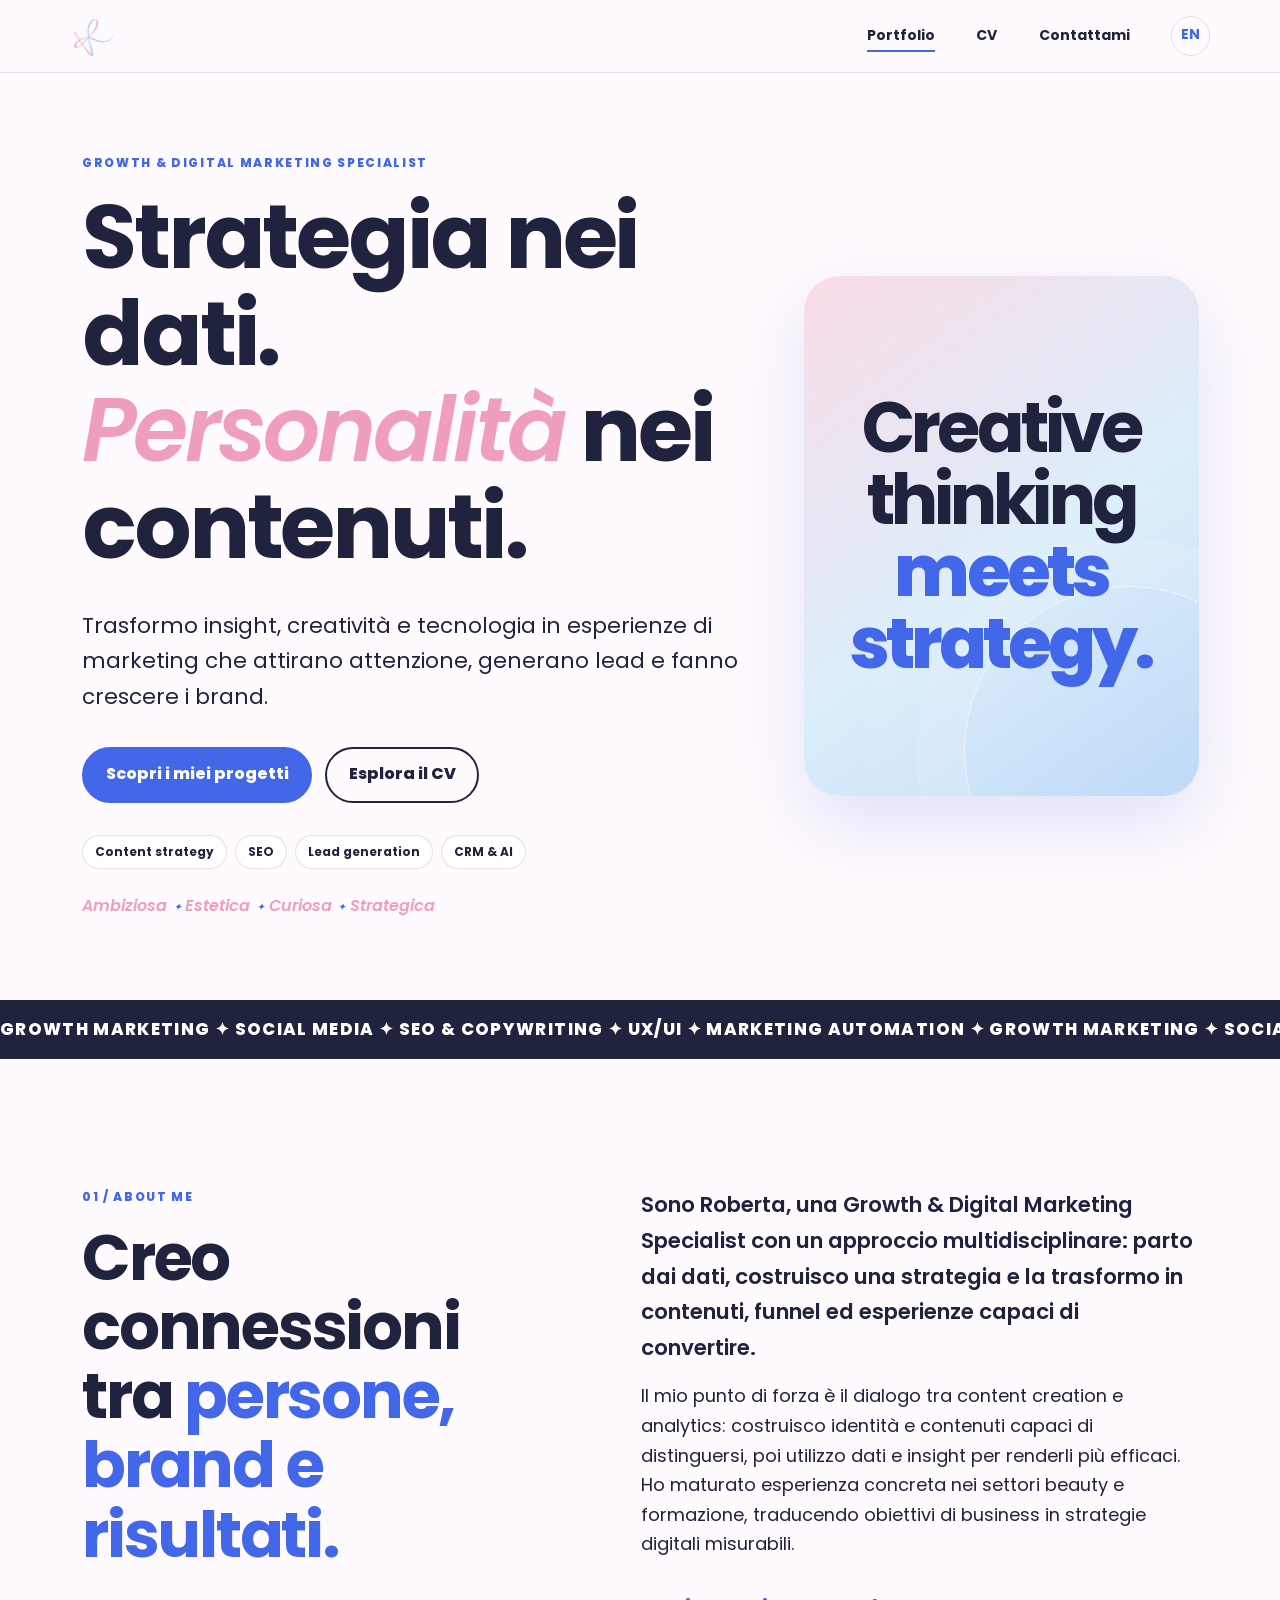
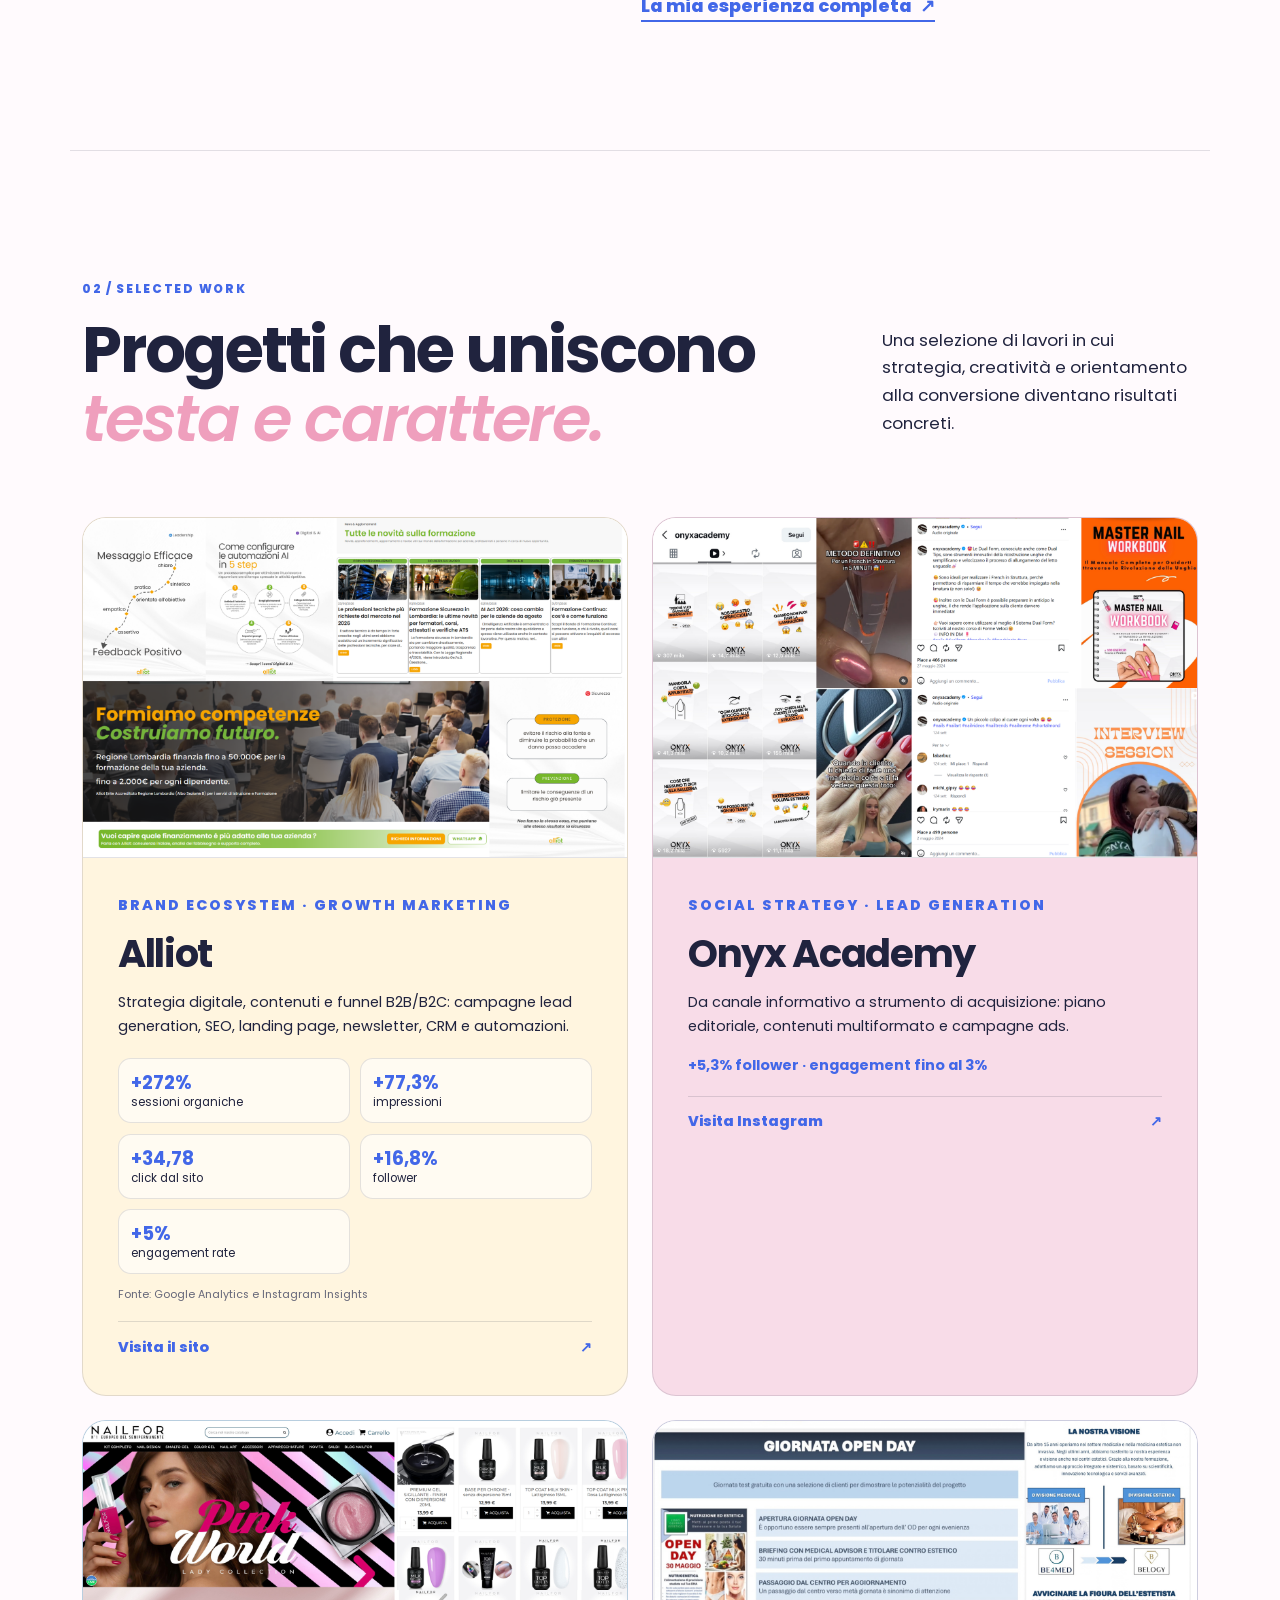
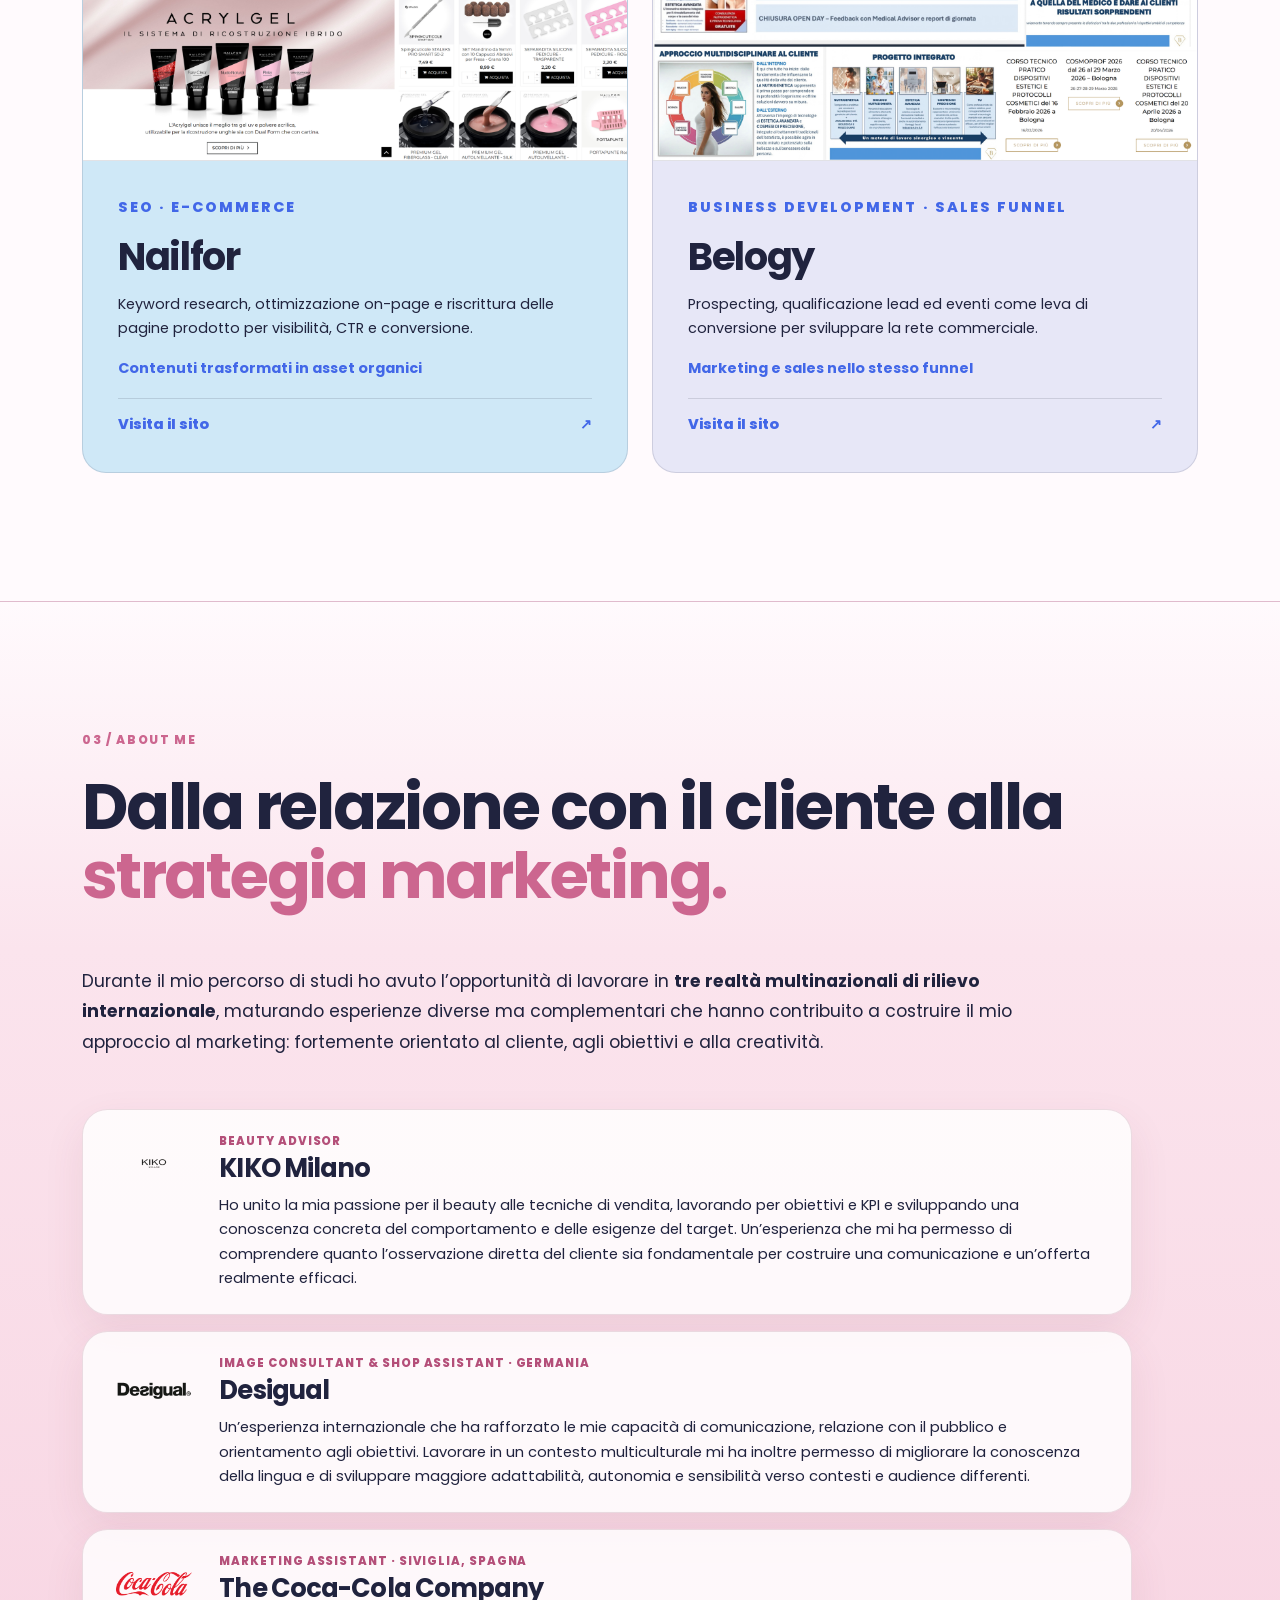
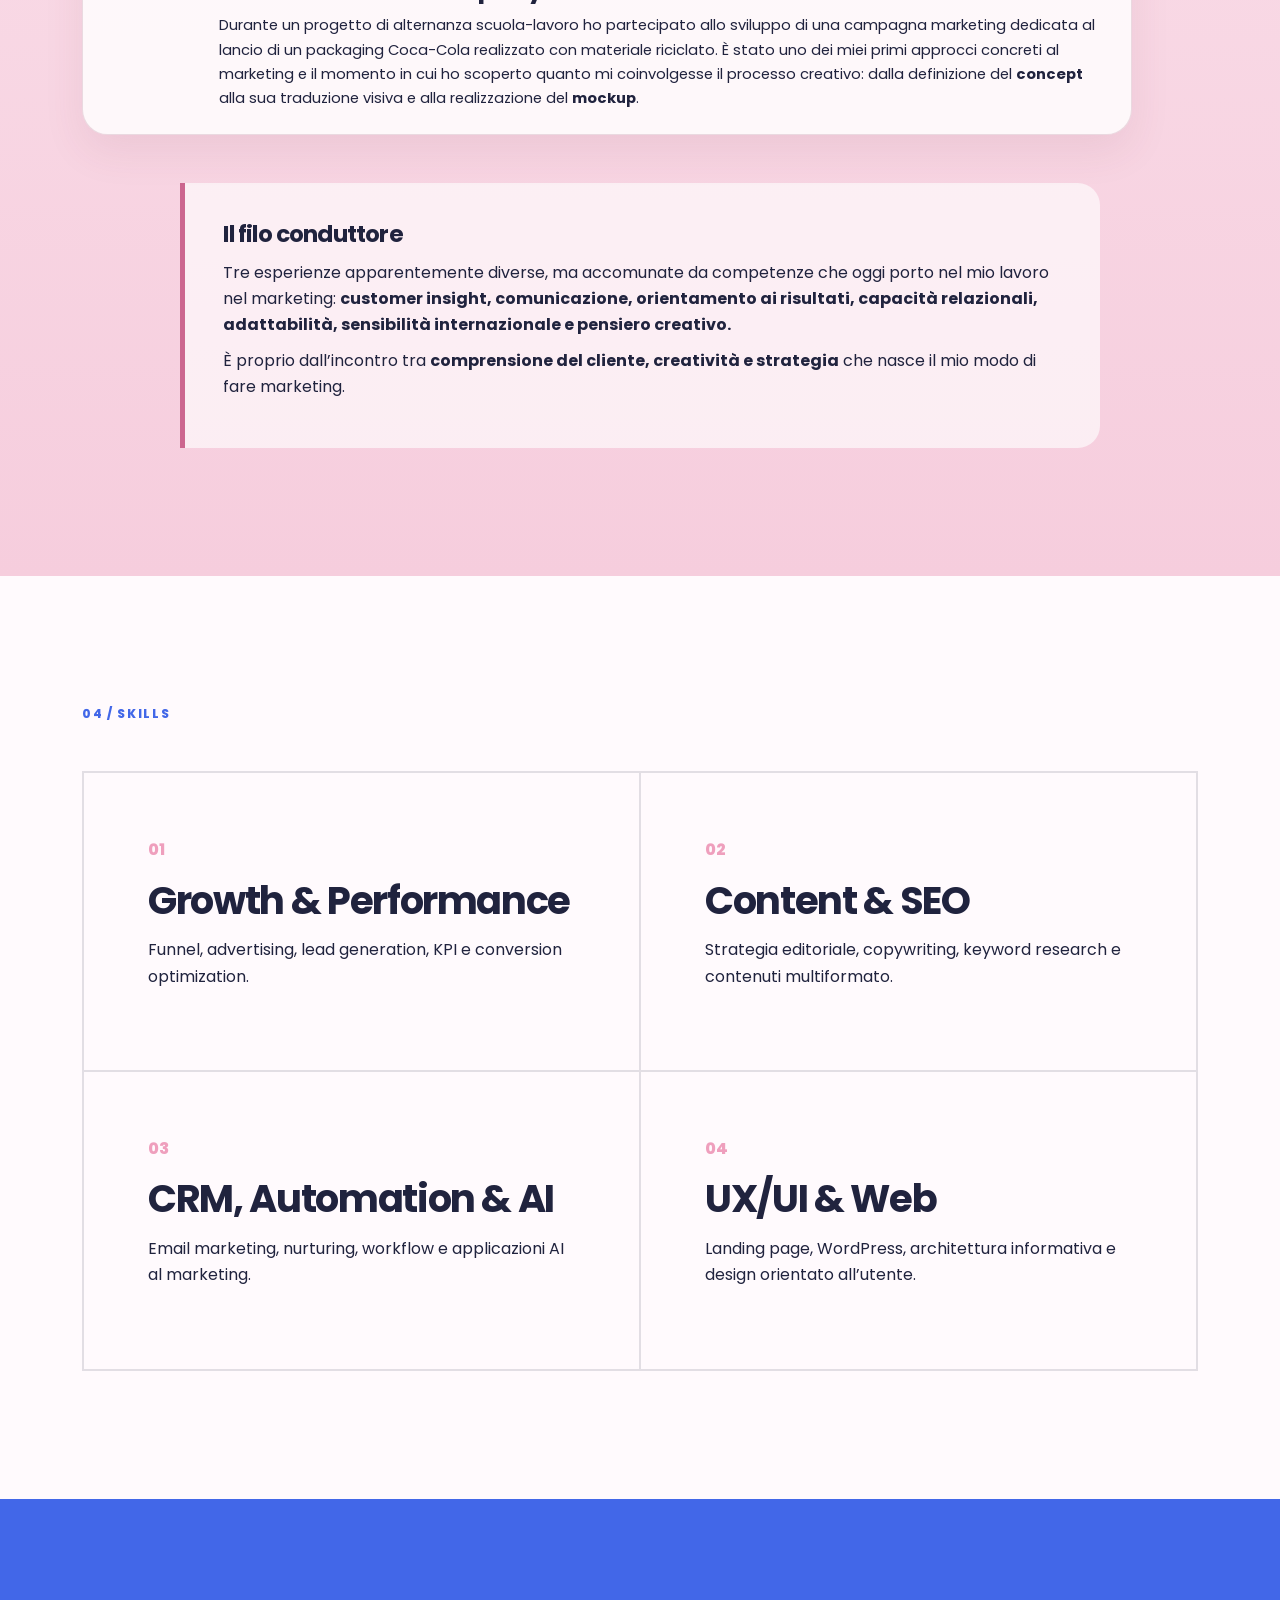
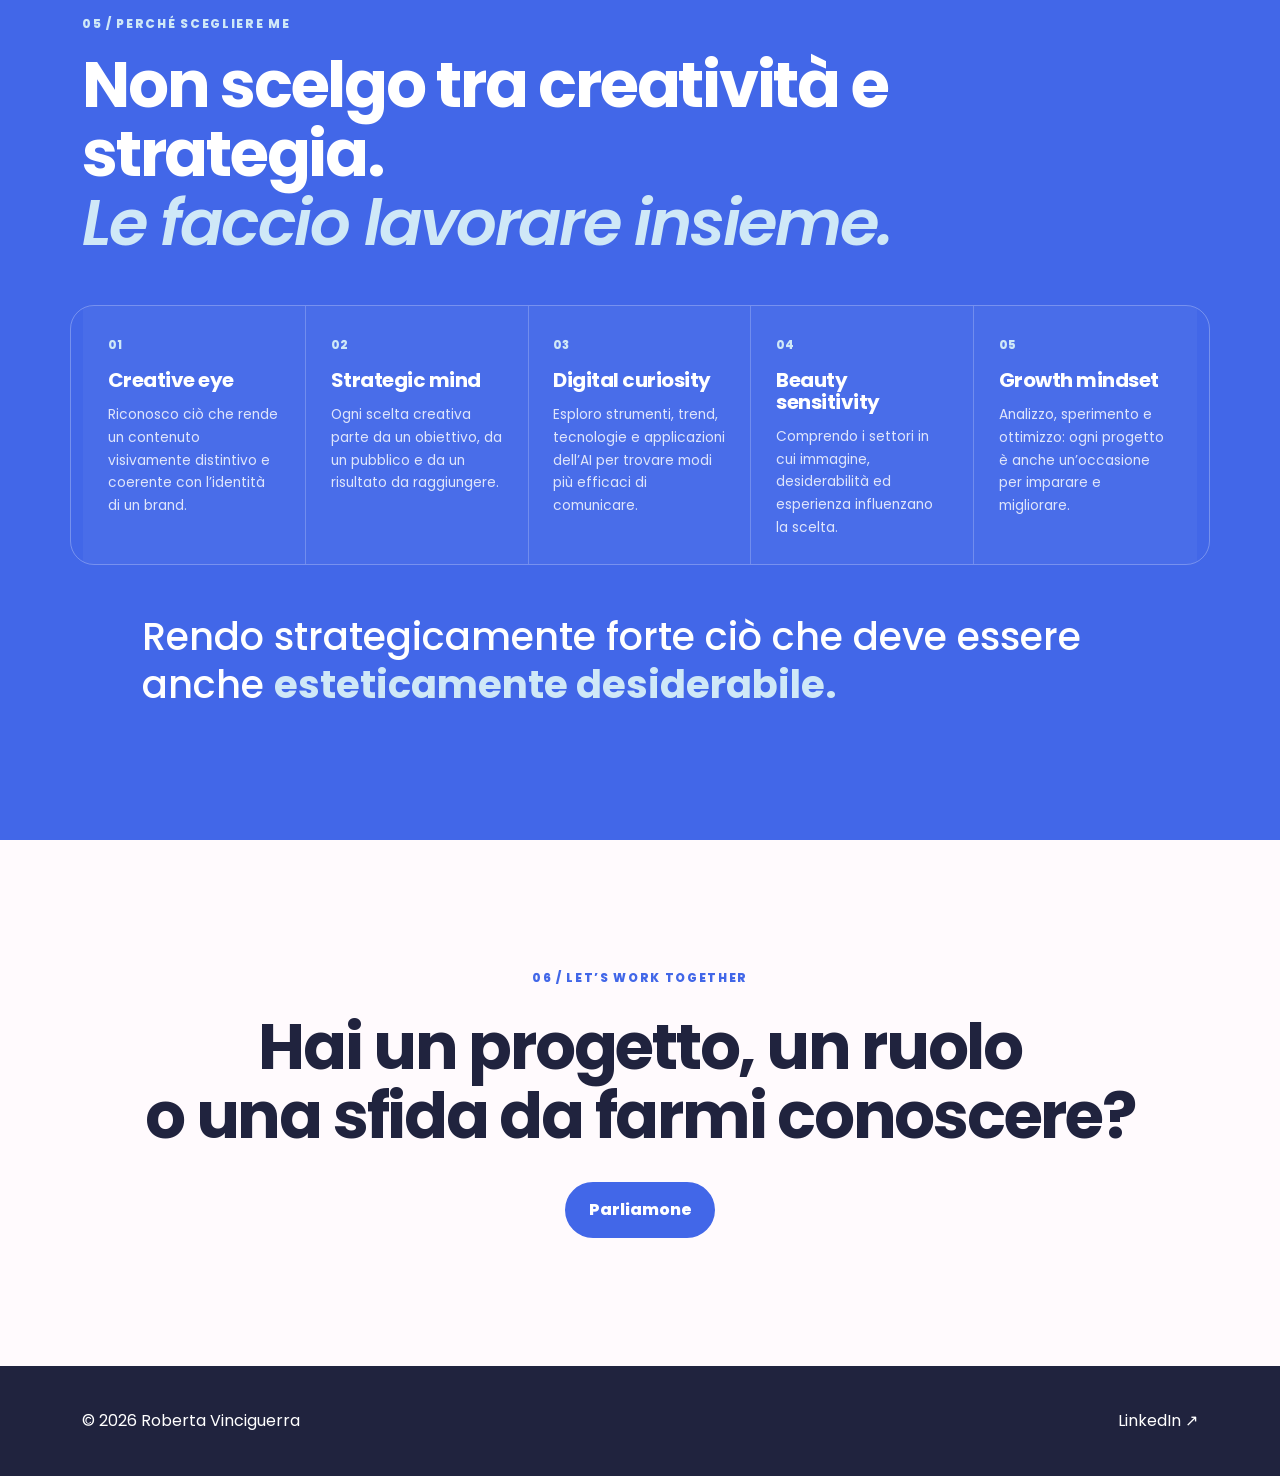
<file: index.html>
<!doctype html>
<html lang="it">
<head>
  <meta charset="utf-8">
  <meta name="viewport" content="width=device-width, initial-scale=1">
  <meta name="description" content="Portfolio di Roberta Vinciguerra, Growth & Digital Marketing Specialist: strategia, contenuti, SEO, lead generation, CRM, advertising e AI.">
  <title>Roberta Vinciguerra — Growth & Digital Marketing</title>
  <link rel="alternate" hreflang="it" href="index.html">
  <link rel="alternate" hreflang="en" href="en/index.html">
  <link rel="icon" type="image/svg+xml" href="data:image/svg+xml,%3Csvg xmlns='http://www.w3.org/2000/svg' viewBox='0 0 64 64'%3E%3Crect width='64' height='64' rx='16' fill='%234267e8'/%3E%3Cpath d='M17 48V16h15c9 0 15 5 15 13 0 5-3 9-8 11l10 8H37l-8-7v7H17zm12-17h4c3 0 5-2 5-4s-2-4-5-4h-4v8z' fill='%23fff'/%3E%3C/svg%3E">
  <link rel="preconnect" href="https://fonts.googleapis.com">
  <link rel="preconnect" href="https://fonts.gstatic.com" crossorigin>
  <link href="https://fonts.googleapis.com/css2?family=Poppins:ital,wght@0,400;0,500;0,600;0,700;0,800;1,600&display=swap" rel="stylesheet">
  <link href="https://cdn.jsdelivr.net/npm/bootstrap@5.3.3/dist/css/bootstrap.min.css" rel="stylesheet">
  <link rel="stylesheet" href="css/main.css">
</head>
<body>
  <header class="site-header">
    <nav class="navbar container" aria-label="Navigazione principale">
      <a class="brand brand-logo" href="index.html" aria-label="Homepage Roberta Vinciguerra" style="width:44px;height:44px"><img src="assets/rv-logo.png" alt="Logo Roberta Vinciguerra" width="44" height="44"></a>
      <div class="nav-links">
        <a class="active" href="index.html">Portfolio</a>
        <a href="cv.html">CV</a>
        <a href="contact.html">Contattami</a>
        <a class="language-link" href="en/index.html" lang="en" aria-label="View the website in English">EN</a>
      </div>
    </nav>
  </header>

  <main class="home-page">
    <section class="hero container">
      <div class="hero-copy">
        <p class="eyebrow">Growth & Digital Marketing Specialist</p>
        <h1>Strategia nei dati.<br><em>Personalità</em> nei contenuti.</h1>
        <p class="hero-text">Trasformo insight, creatività e tecnologia in esperienze di marketing che attirano attenzione, generano lead e fanno crescere i brand.</p>
        <div class="hero-actions">
          <a class="button button-primary" href="#progetti">Scopri i miei progetti</a>
          <a class="button button-ghost" href="cv.html">Esplora il CV</a>
        </div>
        <ul class="hero-tags" aria-label="Competenze principali">
          <li>Content strategy</li><li>SEO</li><li>Lead generation</li><li>CRM & AI</li>
        </ul>
        <div class="identity-words" aria-label="Ambiziosa, estetica, curiosa e strategica">
          <span>Ambiziosa</span><span>Estetica</span><span>Curiosa</span><span>Strategica</span>
        </div>
      </div>
      <div class="hero-visual hero-signature hero-statement-only" aria-label="Creative thinking meets strategy">
        <p>Creative thinking<br><strong>meets strategy.</strong></p>
      </div>
    </section>

    <section class="marquee" aria-label="Aree di specializzazione">
      <div>Growth marketing ✦ Social media ✦ SEO & copywriting ✦ UX/UI ✦ Marketing automation ✦ Growth marketing ✦ Social media ✦</div>
    </section>

    <section class="about container section-grid" id="about">
      <div>
        <p class="section-index">01 / About me</p>
        <h2>Creo connessioni tra <span>persone, brand e risultati.</span></h2>
      </div>
      <div class="about-copy">
        <p>Sono Roberta, una Growth & Digital Marketing Specialist con un approccio multidisciplinare: parto dai dati, costruisco una strategia e la trasformo in contenuti, funnel ed esperienze capaci di convertire.</p>
        <p>Il mio punto di forza è il dialogo tra content creation e analytics: costruisco identità e contenuti capaci di distinguersi, poi utilizzo dati e insight per renderli più efficaci. Ho maturato esperienza concreta nei settori beauty e formazione, traducendo obiettivi di business in strategie digitali misurabili.</p>
        <a class="text-link" href="cv.html">La mia esperienza completa <span>↗</span></a>
      </div>
    </section>

    <section class="journey-section" id="fun-facts">
      <div class="container journey-inner">
        <div class="journey-heading">
          <p class="section-index">03 / About me</p>
          <h2>Dalla relazione con il cliente alla <span>strategia marketing.</span></h2>
          <p>Durante il mio percorso di studi ho avuto l’opportunità di lavorare in <strong>tre realtà multinazionali di rilievo internazionale</strong>, maturando esperienze diverse ma complementari che hanno contribuito a costruire il mio approccio al marketing: fortemente orientato al cliente, agli obiettivi e alla creatività.</p>
        </div>
        <div class="experience-grid">
          <article><div class="company-logo"><img src="assets/logo-kiko.png" alt="Logo KIKO Milano"></div><div class="experience-copy"><p class="experience-place">Beauty Advisor</p><h3>KIKO Milano</h3><p>Ho unito la mia passione per il beauty alle tecniche di vendita, lavorando per obiettivi e KPI e sviluppando una conoscenza concreta del comportamento e delle esigenze del target. Un’esperienza che mi ha permesso di comprendere quanto l’osservazione diretta del cliente sia fondamentale per costruire una comunicazione e un’offerta realmente efficaci.</p></div></article>
          <article><div class="company-logo"><img src="assets/logo-desigual.png" alt="Logo Desigual"></div><div class="experience-copy"><p class="experience-place">Image Consultant &amp; Shop Assistant · Germania</p><h3>Desigual</h3><p>Un’esperienza internazionale che ha rafforzato le mie capacità di comunicazione, relazione con il pubblico e orientamento agli obiettivi. Lavorare in un contesto multiculturale mi ha inoltre permesso di migliorare la conoscenza della lingua e di sviluppare maggiore adattabilità, autonomia e sensibilità verso contesti e audience differenti.</p></div></article>
          <article><div class="company-logo"><img src="assets/logo-cocacola.png" alt="Logo The Coca-Cola Company"></div><div class="experience-copy"><p class="experience-place">Marketing Assistant · Siviglia, Spagna</p><h3>The Coca-Cola Company</h3><p>Durante un progetto di alternanza scuola-lavoro ho partecipato allo sviluppo di una campagna marketing dedicata al lancio di un packaging Coca-Cola realizzato con materiale riciclato. È stato uno dei miei primi approcci concreti al marketing e il momento in cui ho scoperto quanto mi coinvolgesse il processo creativo: dalla definizione del <strong>concept</strong> alla sua traduzione visiva e alla realizzazione del <strong>mockup</strong>.</p></div></article>
        </div>
        <div class="journey-thread"><h3>Il filo conduttore</h3><p>Tre esperienze apparentemente diverse, ma accomunate da competenze che oggi porto nel mio lavoro nel marketing: <strong>customer insight, comunicazione, orientamento ai risultati, capacità relazionali, adattabilità, sensibilità internazionale e pensiero creativo.</strong></p><p>È proprio dall’incontro tra <strong>comprensione del cliente, creatività e strategia</strong> che nasce il mio modo di fare marketing.</p></div>
      </div>
    </section>

    <section class="projects container" id="progetti">
      <div class="section-heading">
        <div><p class="section-index">02 / Selected work</p><h2>Progetti che uniscono<br><em>testa e carattere.</em></h2></div>
        <p>Una selezione di lavori in cui strategia, creatività e orientamento alla conversione diventano risultati concreti.</p>
      </div>

      <div class="project-grid">
        <a class="project-card card-alliot" href="https://alliot.it/" target="_blank" rel="noreferrer" aria-label="Visita il sito Alliot">
          <div class="project-cover"><img src="assets/project-alliot.png" alt="Selezione di progetti digitali e contenuti realizzati per Alliot"></div>
          <div class="card-body-custom">
            <p class="project-type">Brand ecosystem · Growth marketing</p><h3>Alliot</h3>
            <p>Strategia digitale, contenuti e funnel B2B/B2C: campagne lead generation, SEO, landing page, newsletter, CRM e automazioni.</p>
            <div class="metrics" aria-label="Risultati Alliot"><span><strong>+272%</strong> sessioni organiche</span><span><strong>+77,3%</strong> impressioni</span><span><strong>+34,78</strong> click dal sito</span><span><strong>+16,8%</strong> follower</span><span><strong>+5%</strong> engagement rate</span></div>
            <p class="metric-source">Fonte: Google Analytics e Instagram Insights</p><p class="project-link">Visita il sito <span>↗</span></p>
          </div>
        </a>
        <a class="project-card" href="https://www.instagram.com/onyxacademy/" target="_blank" rel="noreferrer" aria-label="Visita il profilo Instagram di Onyx Academy">
          <div class="project-cover"><img src="assets/project-onyx.png" alt="Selezione di contenuti social e Reel realizzati per Onyx Academy"></div>
          <div class="card-body-custom">
            <p class="project-type">Social strategy · Lead generation</p><h3>Onyx Academy</h3>
            <p>Da canale informativo a strumento di acquisizione: piano editoriale, contenuti multiformato e campagne ads.</p>
            <p class="result">+5,3% follower · engagement fino al 3%</p><p class="project-link">Visita Instagram <span>↗</span></p>
          </div>
        </a>
        <a class="project-card card-blue" href="https://www.nailfor.com/" target="_blank" rel="noreferrer" aria-label="Visita il sito Nailfor">
          <div class="project-cover"><img src="assets/project-nailfor.png" alt="Homepage, categorie e prodotti del sito Nailfor"></div>
          <div class="card-body-custom">
            <p class="project-type">SEO · E-commerce</p><h3>Nailfor</h3>
            <p>Keyword research, ottimizzazione on-page e riscrittura delle pagine prodotto per visibilità, CTR e conversione.</p>
            <p class="result">Contenuti trasformati in asset organici</p><p class="project-link">Visita il sito <span>↗</span></p>
          </div>
        </a>
        <a class="project-card card-belogy" href="https://belogy.it/" target="_blank" rel="noreferrer" aria-label="Visita il sito Belogy">
          <div class="project-cover"><img src="assets/project-belogy.png" alt="Selezione di materiali commerciali, presentazioni e pagine Belogy"></div>
          <div class="card-body-custom">
            <p class="project-type">Business development · Sales funnel</p><h3>Belogy</h3>
            <p>Prospecting, qualificazione lead ed eventi come leva di conversione per sviluppare la rete commerciale.</p>
            <p class="result">Marketing e sales nello stesso funnel</p><p class="project-link">Visita il sito <span>↗</span></p>
          </div>
        </a>
      </div>
    </section>

    <section class="skills container">
      <p class="section-index">04 / Skills</p>
      <div class="skills-grid">
        <article><span>01</span><h3>Growth & Performance</h3><p>Funnel, advertising, lead generation, KPI e conversion optimization.</p></article>
        <article><span>02</span><h3>Content & SEO</h3><p>Strategia editoriale, copywriting, keyword research e contenuti multiformato.</p></article>
        <article><span>03</span><h3>CRM, Automation & AI</h3><p>Email marketing, nurturing, workflow e applicazioni AI al marketing.</p></article>
        <article><span>04</span><h3>UX/UI & Web</h3><p>Landing page, WordPress, architettura informativa e design orientato all’utente.</p></article>
      </div>
    </section>

    <section class="personal-strip why-me">
      <div class="container why-me-intro"><p class="section-index">05 / Perché scegliere me</p><h2>Non scelgo tra creatività e strategia.<br><em>Le faccio lavorare insieme.</em></h2></div>
      <div class="container why-grid">
        <article><span>01</span><h3>Creative eye</h3><p>Riconosco ciò che rende un contenuto visivamente distintivo e coerente con l’identità di un brand.</p></article>
        <article><span>02</span><h3>Strategic mind</h3><p>Ogni scelta creativa parte da un obiettivo, da un pubblico e da un risultato da raggiungere.</p></article>
        <article><span>03</span><h3>Digital curiosity</h3><p>Esploro strumenti, trend, tecnologie e applicazioni dell’AI per trovare modi più efficaci di comunicare.</p></article>
        <article><span>04</span><h3>Beauty sensitivity</h3><p>Comprendo i settori in cui immagine, desiderabilità ed esperienza influenzano la scelta.</p></article>
        <article><span>05</span><h3>Growth mindset</h3><p>Analizzo, sperimento e ottimizzo: ogni progetto è anche un’occasione per imparare e migliorare.</p></article>
      </div>
      <p class="container why-statement">Rendo strategicamente forte ciò che deve essere anche <strong>esteticamente desiderabile.</strong></p>
    </section>

    <section class="cta container">
      <p class="section-index">06 / Let’s work together</p>
      <h2>Hai un progetto, un ruolo<br>o una sfida da farmi conoscere?</h2>
      <a class="button button-primary" href="contact.html">Parliamone</a>
    </section>
  </main>

  <footer><div class="container"><p>© 2026 Roberta Vinciguerra</p><a href="https://www.linkedin.com/in/robertavinciguerra-184694207/" target="_blank" rel="noreferrer">LinkedIn ↗</a></div></footer>
</body>
</html>
</file>
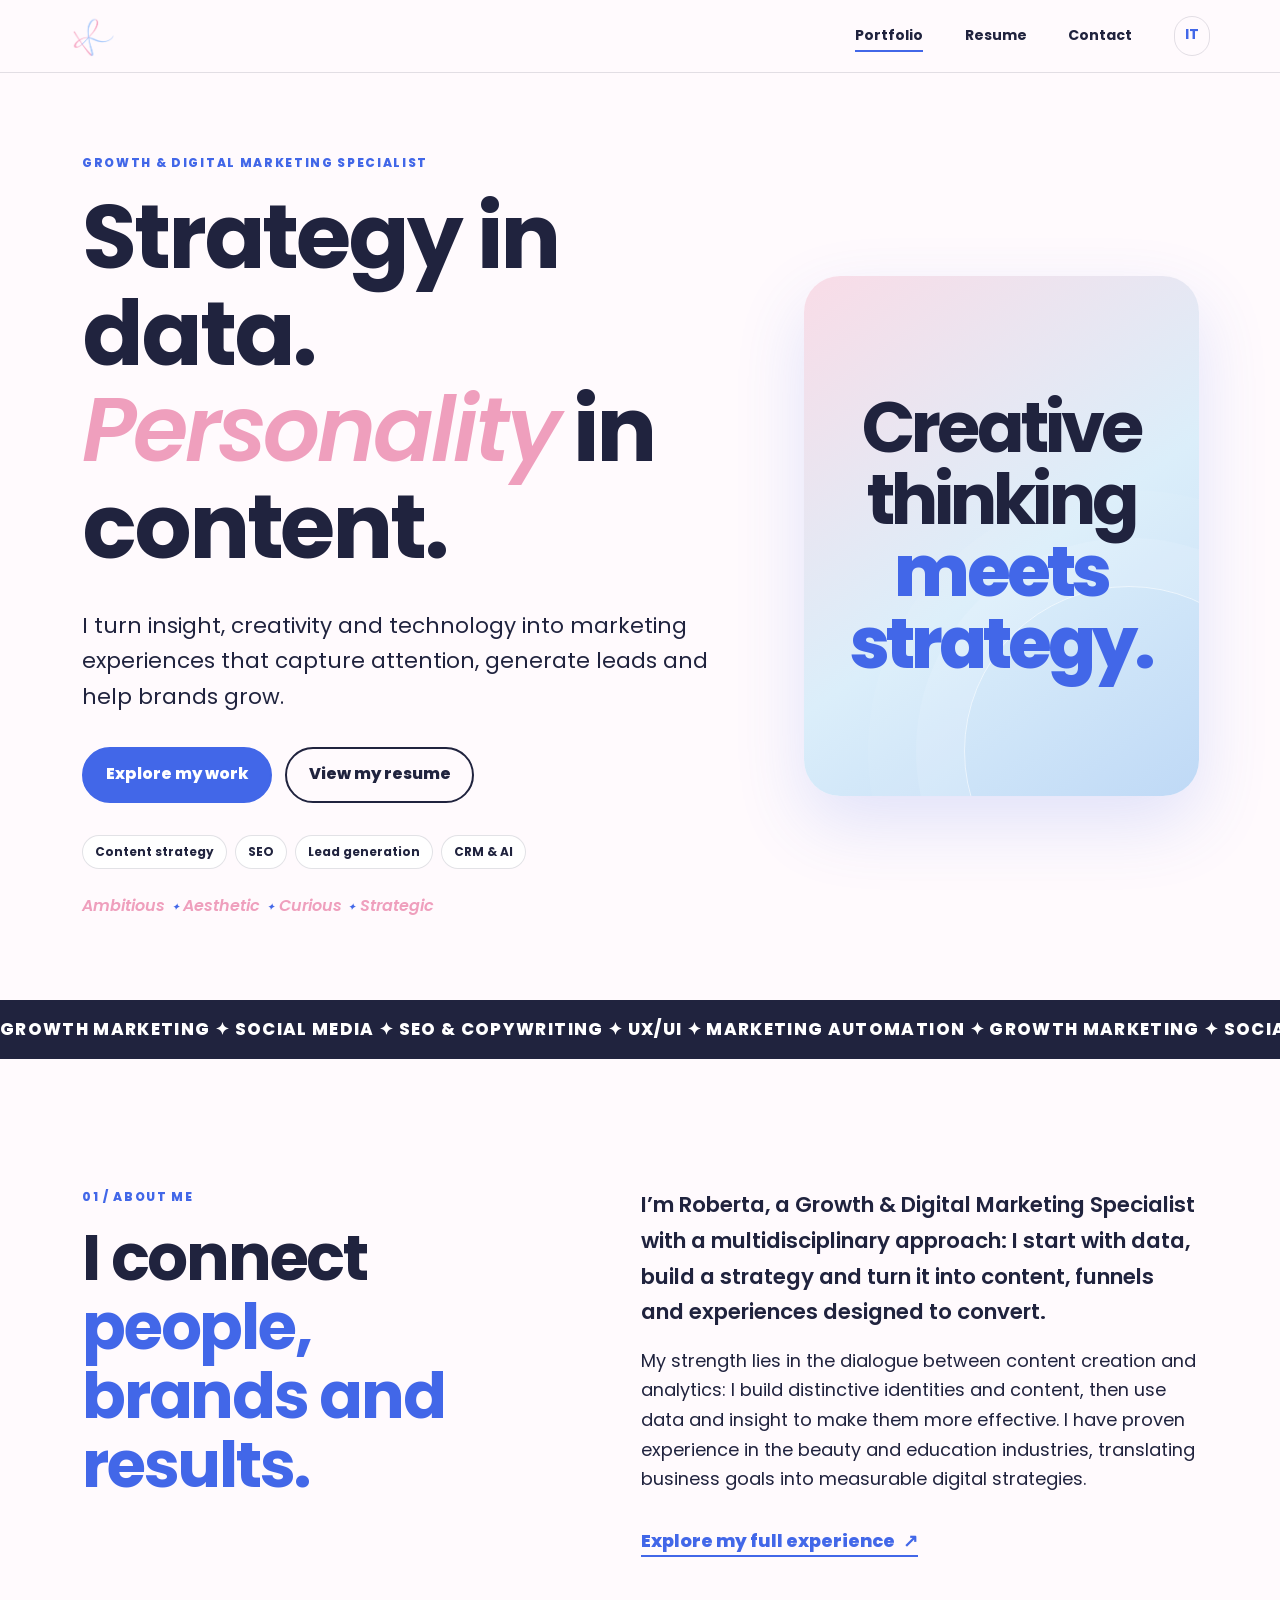
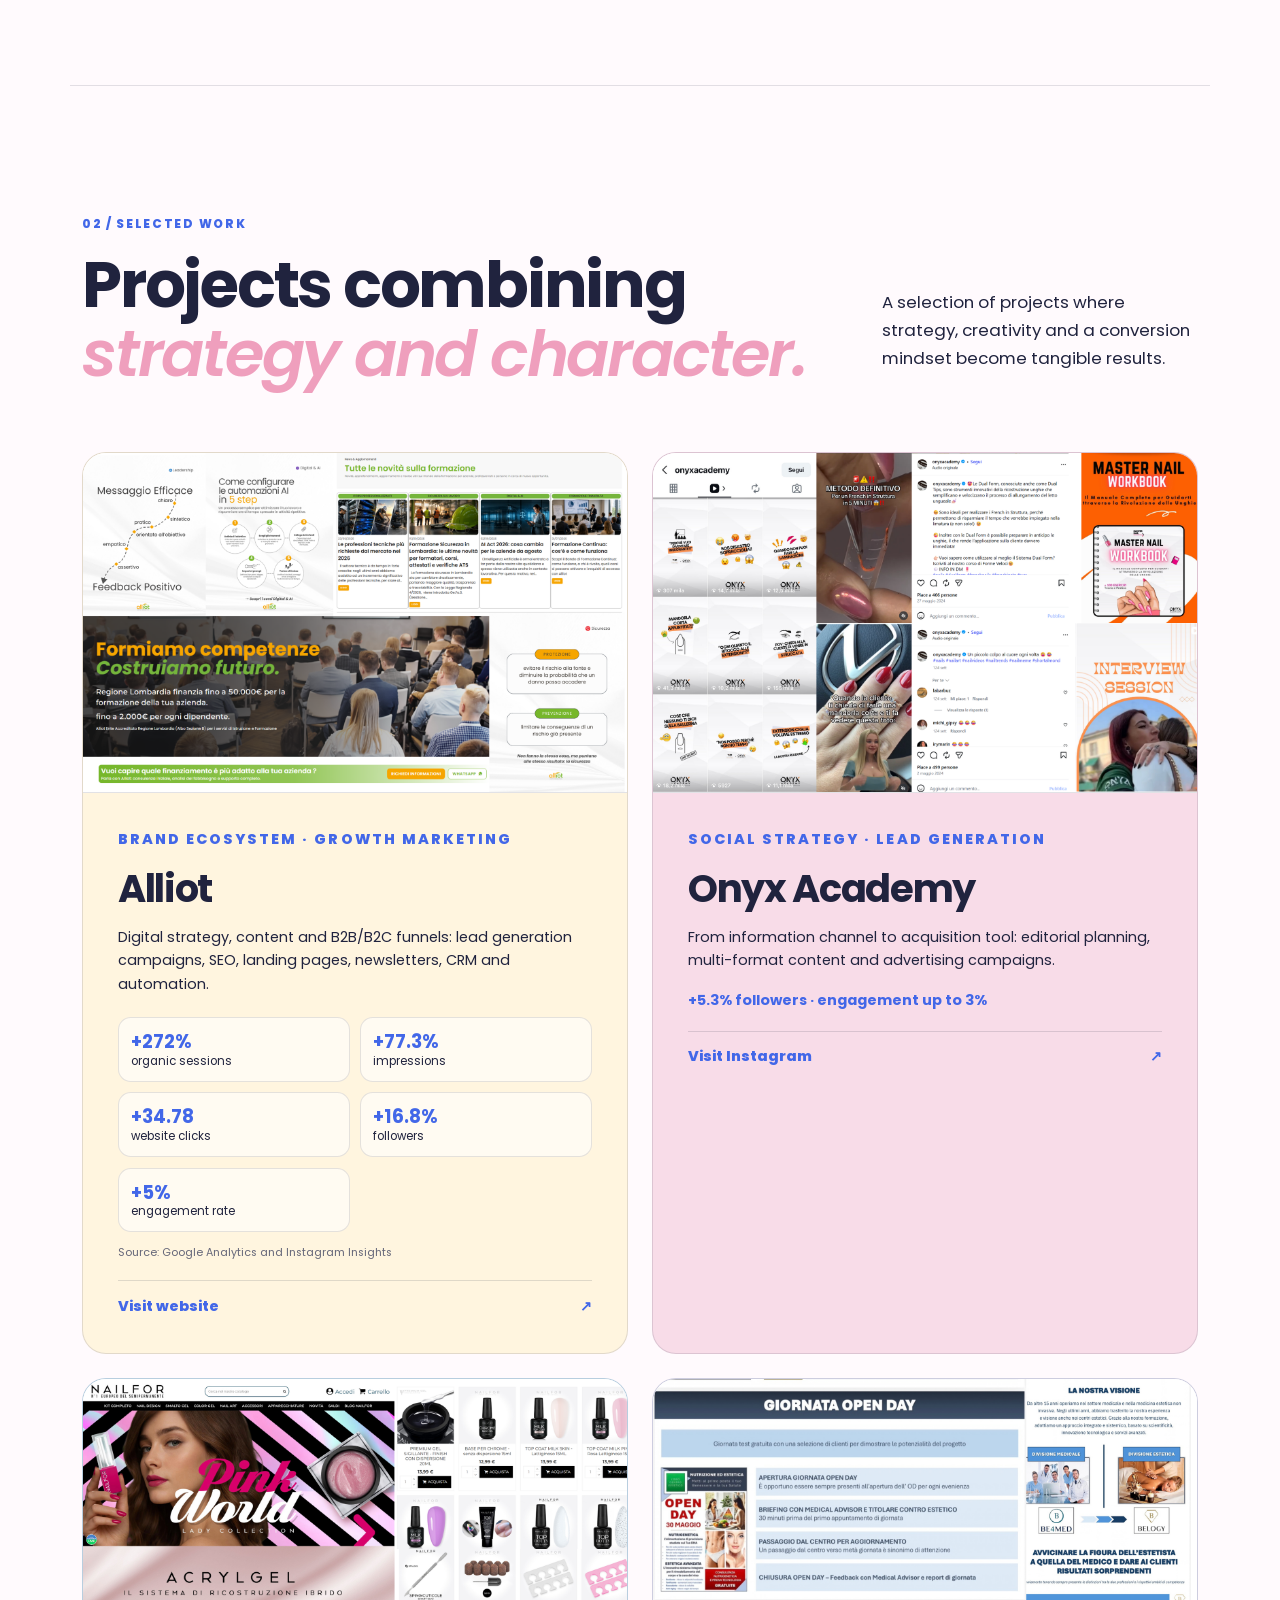
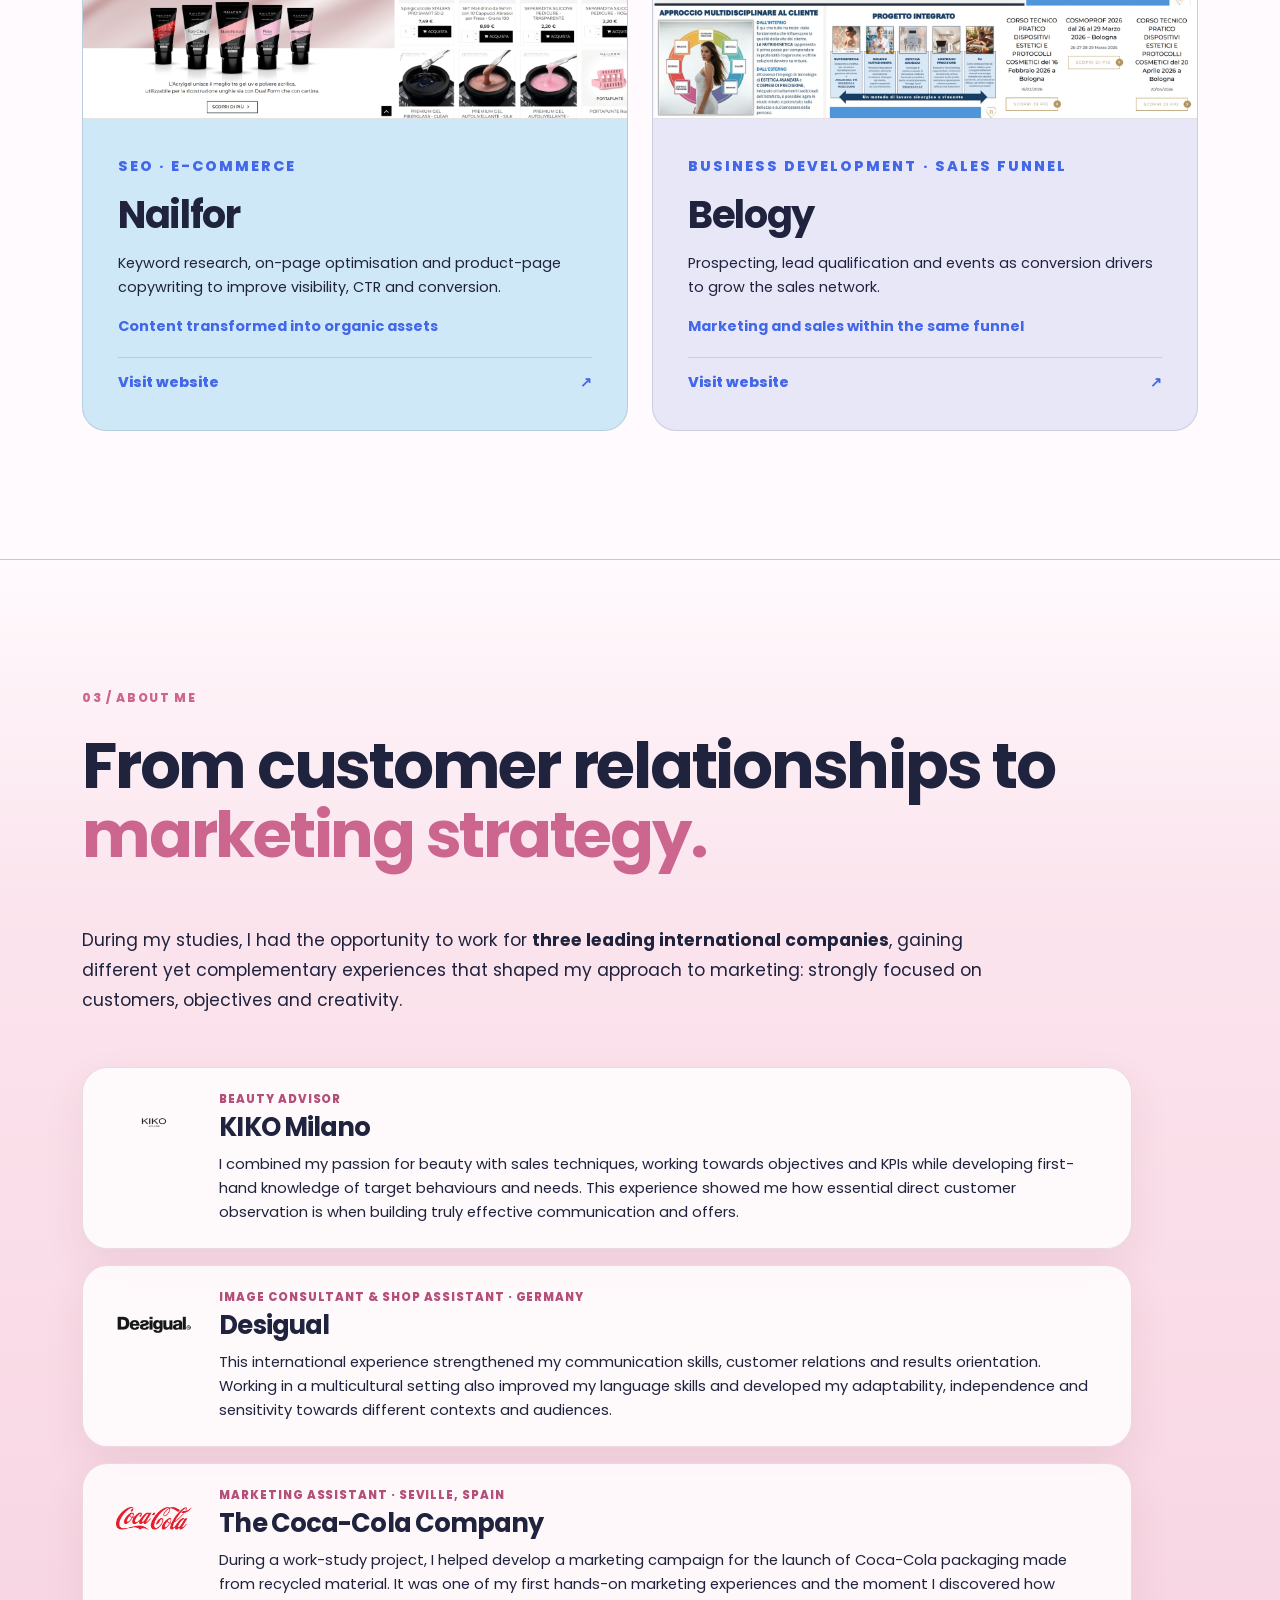
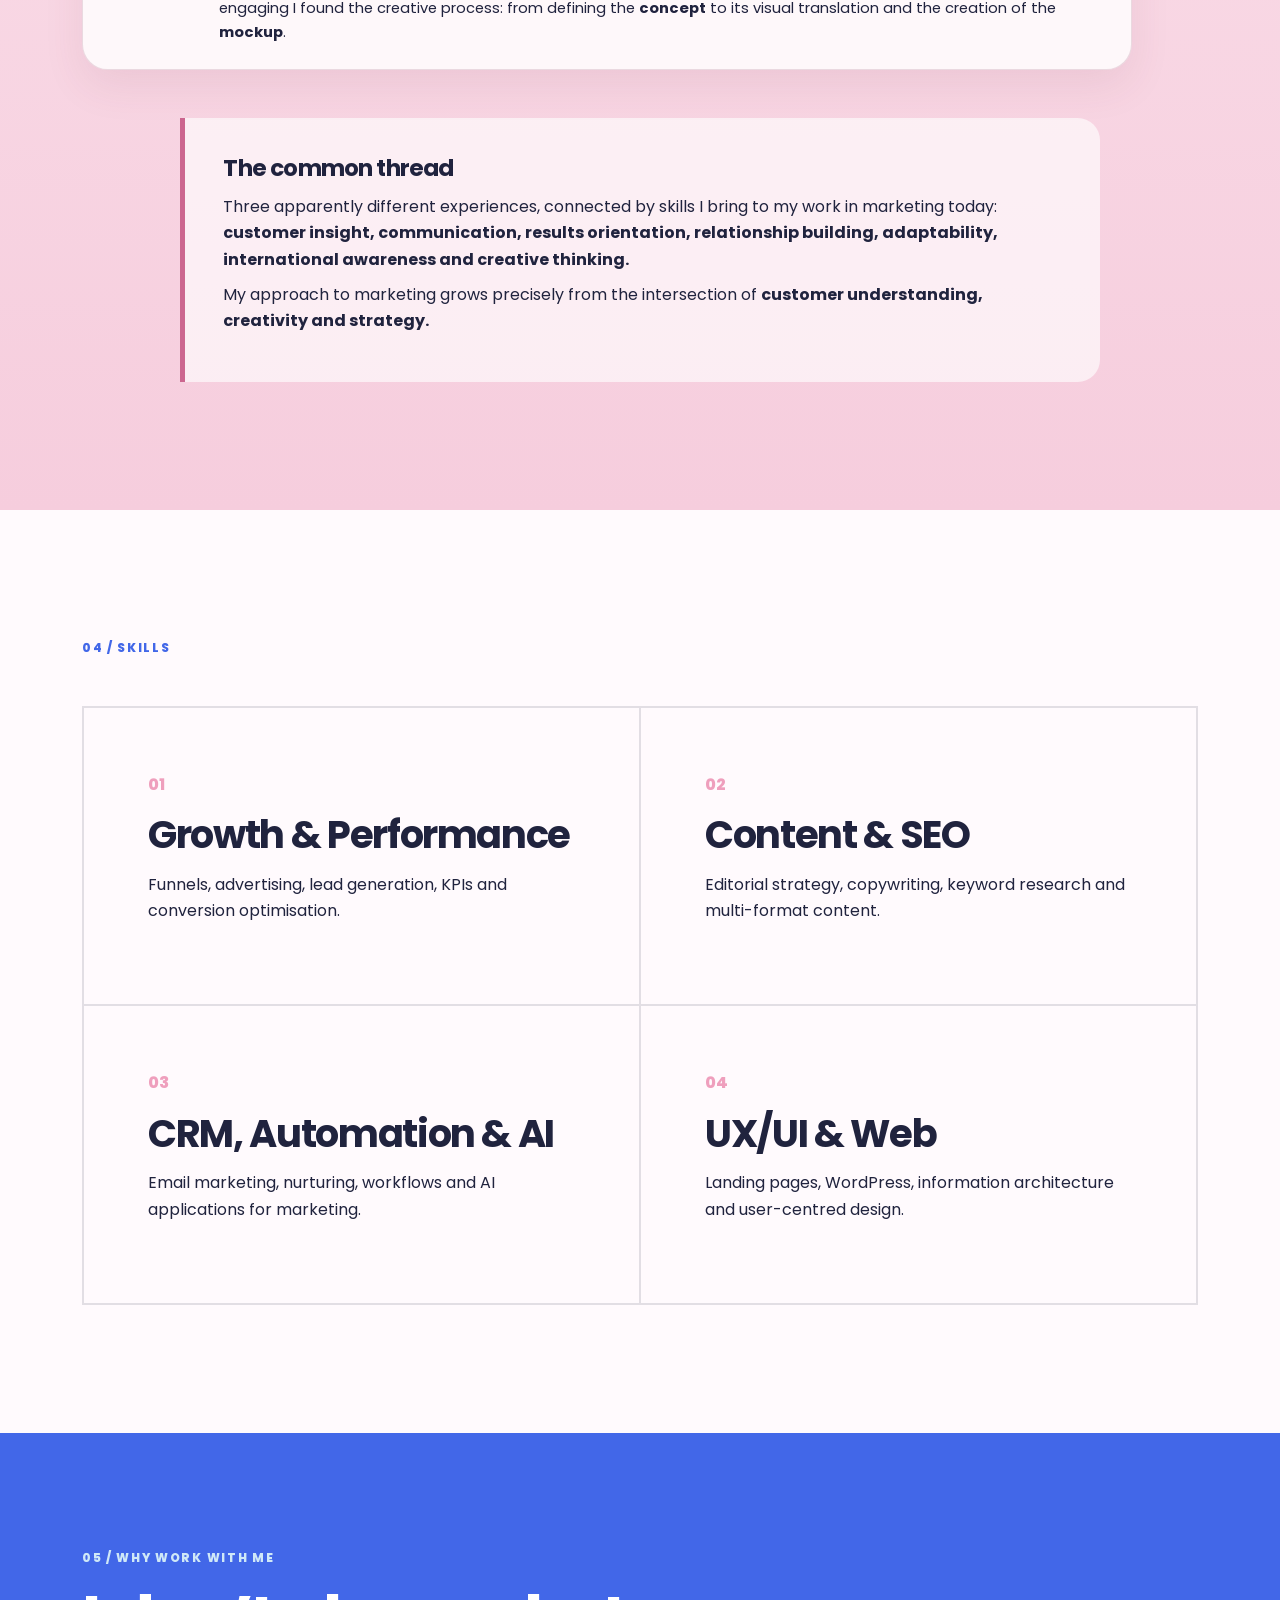
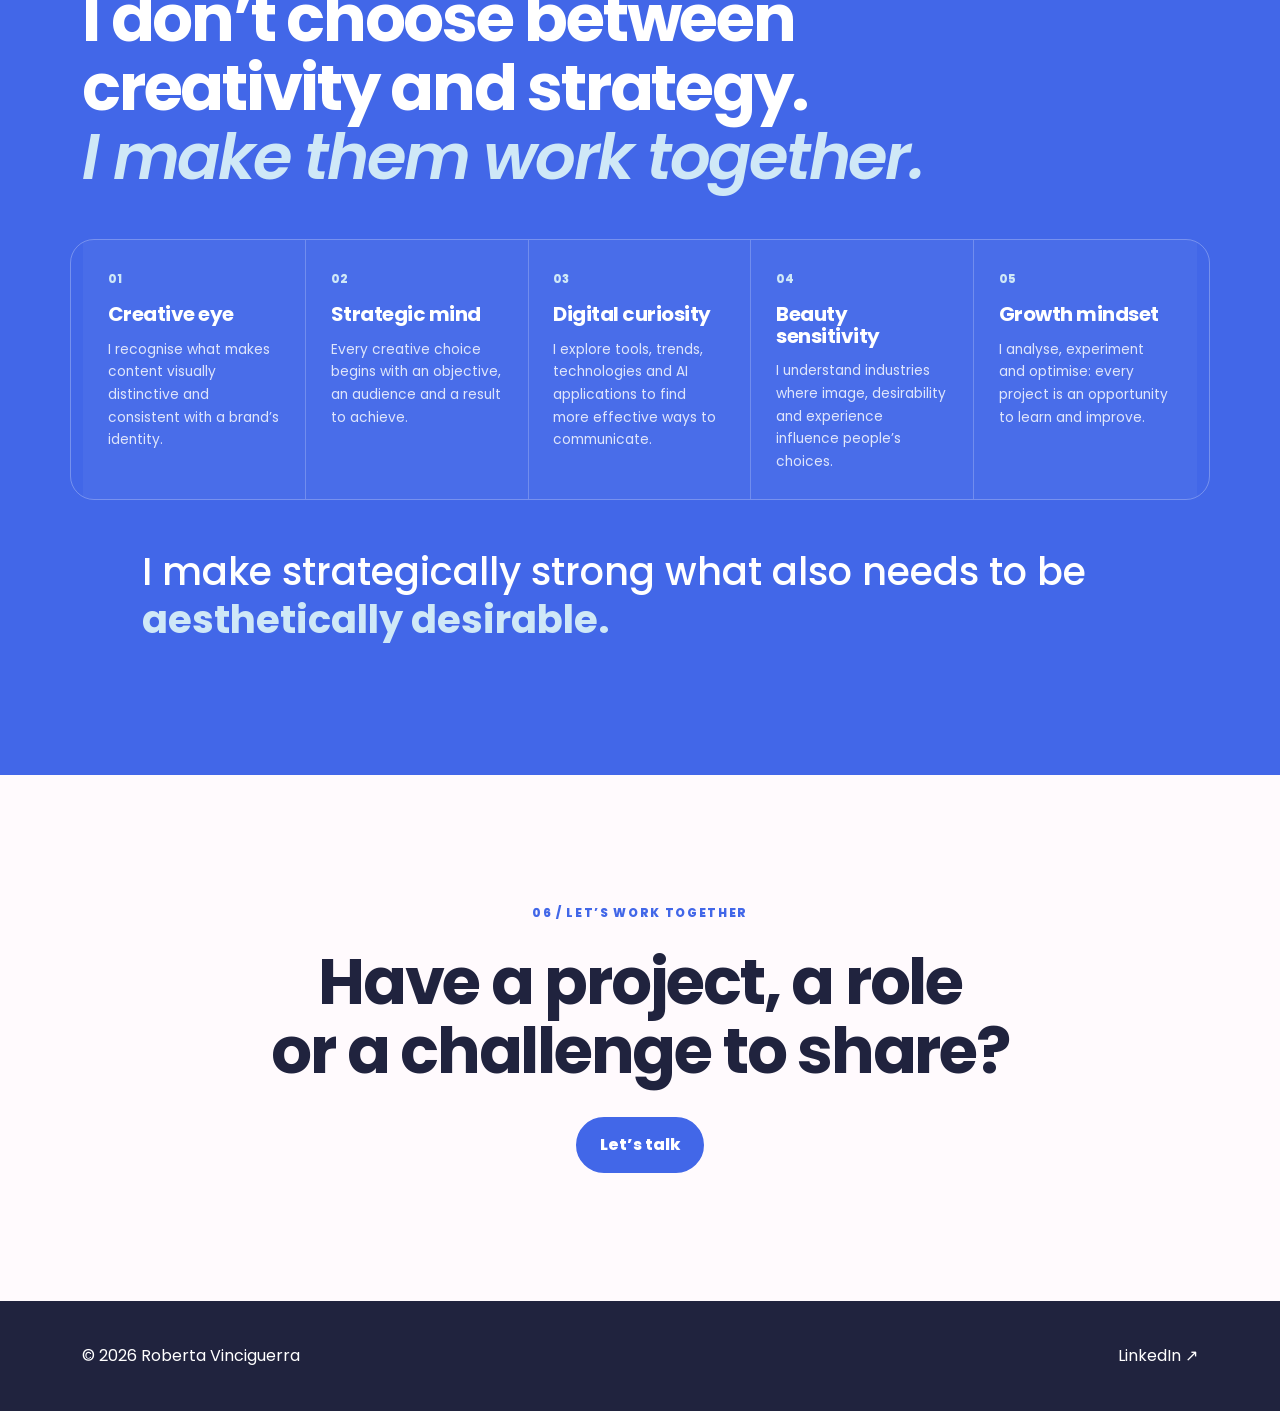
<file: en/index.html>
<!doctype html>
<html lang="en">
<head>
  <meta charset="utf-8">
  <meta name="viewport" content="width=device-width, initial-scale=1">
  <meta name="description" content="Portfolio of Roberta Vinciguerra, Growth & Digital Marketing Specialist: strategy, content, SEO, lead generation, CRM, advertising and AI.">
  <title>Roberta Vinciguerra — Growth & Digital Marketing</title>
  <link rel="alternate" hreflang="en" href="index.html">
  <link rel="alternate" hreflang="it" href="../index.html">
  <link rel="icon" type="image/svg+xml" href="data:image/svg+xml,%3Csvg xmlns='http://www.w3.org/2000/svg' viewBox='0 0 64 64'%3E%3Crect width='64' height='64' rx='16' fill='%234267e8'/%3E%3Cpath d='M17 48V16h15c9 0 15 5 15 13 0 5-3 9-8 11l10 8H37l-8-7v7H17zm12-17h4c3 0 5-2 5-4s-2-4-5-4h-4v8z' fill='%23fff'/%3E%3C/svg%3E">
  <link rel="preconnect" href="https://fonts.googleapis.com">
  <link rel="preconnect" href="https://fonts.gstatic.com" crossorigin>
  <link href="https://fonts.googleapis.com/css2?family=Poppins:ital,wght@0,400;0,500;0,600;0,700;0,800;1,600&display=swap" rel="stylesheet">
  <link href="https://cdn.jsdelivr.net/npm/bootstrap@5.3.3/dist/css/bootstrap.min.css" rel="stylesheet">
  <link rel="stylesheet" href="../css/main.css">
</head>
<body>
  <header class="site-header">
    <nav class="navbar container" aria-label="Main navigation">
      <a class="brand brand-logo" href="index.html" aria-label="Roberta Vinciguerra homepage" style="width:44px;height:44px"><img src="../assets/rv-logo.png" alt="Roberta Vinciguerra logo" width="44" height="44"></a>
      <div class="nav-links">
        <a class="active" href="index.html">Portfolio</a>
        <a href="cv.html">Resume</a>
        <a href="contact.html">Contact</a>
        <a class="language-link" href="../index.html" lang="it" aria-label="Visualizza il sito in italiano">IT</a>
      </div>
    </nav>
  </header>

  <main class="home-page">
    <section class="hero container">
      <div class="hero-copy">
        <p class="eyebrow">Growth & Digital Marketing Specialist</p>
        <h1>Strategy in data.<br><em>Personality</em> in content.</h1>
        <p class="hero-text">I turn insight, creativity and technology into marketing experiences that capture attention, generate leads and help brands grow.</p>
        <div class="hero-actions">
          <a class="button button-primary" href="#projects">Explore my work</a>
          <a class="button button-ghost" href="cv.html">View my resume</a>
        </div>
        <ul class="hero-tags" aria-label="Core skills">
          <li>Content strategy</li><li>SEO</li><li>Lead generation</li><li>CRM & AI</li>
        </ul>
        <div class="identity-words" aria-label="Ambitious, aesthetic, curious and strategic">
          <span>Ambitious</span><span>Aesthetic</span><span>Curious</span><span>Strategic</span>
        </div>
      </div>
      <div class="hero-visual hero-signature hero-statement-only" aria-label="Creative thinking meets strategy">
        <p>Creative thinking<br><strong>meets strategy.</strong></p>
      </div>
    </section>

    <section class="marquee" aria-label="Areas of expertise">
      <div>Growth marketing ✦ Social media ✦ SEO & copywriting ✦ UX/UI ✦ Marketing automation ✦ Growth marketing ✦ Social media ✦</div>
    </section>

    <section class="about container section-grid" id="about">
      <div>
        <p class="section-index">01 / About me</p>
        <h2>I connect <span>people, brands and results.</span></h2>
      </div>
      <div class="about-copy">
        <p>I’m Roberta, a Growth & Digital Marketing Specialist with a multidisciplinary approach: I start with data, build a strategy and turn it into content, funnels and experiences designed to convert.</p>
        <p>My strength lies in the dialogue between content creation and analytics: I build distinctive identities and content, then use data and insight to make them more effective. I have proven experience in the beauty and education industries, translating business goals into measurable digital strategies.</p>
        <a class="text-link" href="cv.html">Explore my full experience <span>↗</span></a>
      </div>
    </section>

    <section class="journey-section" id="fun-facts">
      <div class="container journey-inner">
        <div class="journey-heading"><p class="section-index">03 / About me</p><h2>From customer relationships to <span>marketing strategy.</span></h2><p>During my studies, I had the opportunity to work for <strong>three leading international companies</strong>, gaining different yet complementary experiences that shaped my approach to marketing: strongly focused on customers, objectives and creativity.</p></div>
        <div class="experience-grid">
          <article><div class="company-logo"><img src="../assets/logo-kiko.png" alt="KIKO Milano logo"></div><div class="experience-copy"><p class="experience-place">Beauty Advisor</p><h3>KIKO Milano</h3><p>I combined my passion for beauty with sales techniques, working towards objectives and KPIs while developing first-hand knowledge of target behaviours and needs. This experience showed me how essential direct customer observation is when building truly effective communication and offers.</p></div></article>
          <article><div class="company-logo"><img src="../assets/logo-desigual.png" alt="Desigual logo"></div><div class="experience-copy"><p class="experience-place">Image Consultant &amp; Shop Assistant · Germany</p><h3>Desigual</h3><p>This international experience strengthened my communication skills, customer relations and results orientation. Working in a multicultural setting also improved my language skills and developed my adaptability, independence and sensitivity towards different contexts and audiences.</p></div></article>
          <article><div class="company-logo"><img src="../assets/logo-cocacola.png" alt="The Coca-Cola Company logo"></div><div class="experience-copy"><p class="experience-place">Marketing Assistant · Seville, Spain</p><h3>The Coca-Cola Company</h3><p>During a work-study project, I helped develop a marketing campaign for the launch of Coca-Cola packaging made from recycled material. It was one of my first hands-on marketing experiences and the moment I discovered how engaging I found the creative process: from defining the <strong>concept</strong> to its visual translation and the creation of the <strong>mockup</strong>.</p></div></article>
        </div>
        <div class="journey-thread"><h3>The common thread</h3><p>Three apparently different experiences, connected by skills I bring to my work in marketing today: <strong>customer insight, communication, results orientation, relationship building, adaptability, international awareness and creative thinking.</strong></p><p>My approach to marketing grows precisely from the intersection of <strong>customer understanding, creativity and strategy.</strong></p></div>
      </div>
    </section>

    <section class="projects container" id="projects">
      <div class="section-heading">
        <div><p class="section-index">02 / Selected work</p><h2>Projects combining<br><em>strategy and character.</em></h2></div>
        <p>A selection of projects where strategy, creativity and a conversion mindset become tangible results.</p>
      </div>

      <div class="project-grid">
        <a class="project-card card-alliot" href="https://alliot.it/" target="_blank" rel="noreferrer" aria-label="Visit the Alliot website">
          <div class="project-cover"><img src="../assets/project-alliot.png" alt="Selection of digital projects and content created for Alliot"></div>
          <div class="card-body-custom">
            <p class="project-type">Brand ecosystem · Growth marketing</p><h3>Alliot</h3>
            <p>Digital strategy, content and B2B/B2C funnels: lead generation campaigns, SEO, landing pages, newsletters, CRM and automation.</p>
            <div class="metrics" aria-label="Alliot results"><span><strong>+272%</strong> organic sessions</span><span><strong>+77.3%</strong> impressions</span><span><strong>+34.78</strong> website clicks</span><span><strong>+16.8%</strong> followers</span><span><strong>+5%</strong> engagement rate</span></div><p class="metric-source">Source: Google Analytics and Instagram Insights</p><p class="project-link">Visit website <span>↗</span></p>
          </div>
        </a>
        <a class="project-card" href="https://www.instagram.com/onyxacademy/" target="_blank" rel="noreferrer" aria-label="Visit Onyx Academy on Instagram">
          <div class="project-cover"><img src="../assets/project-onyx.png" alt="Selection of social content and Reels created for Onyx Academy"></div>
          <div class="card-body-custom">
            <p class="project-type">Social strategy · Lead generation</p><h3>Onyx Academy</h3>
            <p>From information channel to acquisition tool: editorial planning, multi-format content and advertising campaigns.</p>
            <p class="result">+5.3% followers · engagement up to 3%</p><p class="project-link">Visit Instagram <span>↗</span></p>
          </div>
        </a>
        <a class="project-card card-blue" href="https://www.nailfor.com/" target="_blank" rel="noreferrer" aria-label="Visit the Nailfor website">
          <div class="project-cover"><img src="../assets/project-nailfor.png" alt="Nailfor homepage, categories and products"></div>
          <div class="card-body-custom">
            <p class="project-type">SEO · E-commerce</p><h3>Nailfor</h3>
            <p>Keyword research, on-page optimisation and product-page copywriting to improve visibility, CTR and conversion.</p>
            <p class="result">Content transformed into organic assets</p><p class="project-link">Visit website <span>↗</span></p>
          </div>
        </a>
        <a class="project-card card-belogy" href="https://belogy.it/" target="_blank" rel="noreferrer" aria-label="Visit the Belogy website">
          <div class="project-cover"><img src="../assets/project-belogy.png" alt="Selection of Belogy sales materials, presentations and web pages"></div>
          <div class="card-body-custom">
            <p class="project-type">Business development · Sales funnel</p><h3>Belogy</h3>
            <p>Prospecting, lead qualification and events as conversion drivers to grow the sales network.</p>
            <p class="result">Marketing and sales within the same funnel</p><p class="project-link">Visit website <span>↗</span></p>
          </div>
        </a>
      </div>
    </section>

    <section class="skills container">
      <p class="section-index">04 / Skills</p>
      <div class="skills-grid">
        <article><span>01</span><h3>Growth & Performance</h3><p>Funnels, advertising, lead generation, KPIs and conversion optimisation.</p></article>
        <article><span>02</span><h3>Content & SEO</h3><p>Editorial strategy, copywriting, keyword research and multi-format content.</p></article>
        <article><span>03</span><h3>CRM, Automation & AI</h3><p>Email marketing, nurturing, workflows and AI applications for marketing.</p></article>
        <article><span>04</span><h3>UX/UI & Web</h3><p>Landing pages, WordPress, information architecture and user-centred design.</p></article>
      </div>
    </section>

    <section class="personal-strip why-me">
      <div class="container why-me-intro"><p class="section-index">05 / Why work with me</p><h2>I don’t choose between creativity and strategy.<br><em>I make them work together.</em></h2></div>
      <div class="container why-grid">
        <article><span>01</span><h3>Creative eye</h3><p>I recognise what makes content visually distinctive and consistent with a brand’s identity.</p></article>
        <article><span>02</span><h3>Strategic mind</h3><p>Every creative choice begins with an objective, an audience and a result to achieve.</p></article>
        <article><span>03</span><h3>Digital curiosity</h3><p>I explore tools, trends, technologies and AI applications to find more effective ways to communicate.</p></article>
        <article><span>04</span><h3>Beauty sensitivity</h3><p>I understand industries where image, desirability and experience influence people’s choices.</p></article>
        <article><span>05</span><h3>Growth mindset</h3><p>I analyse, experiment and optimise: every project is an opportunity to learn and improve.</p></article>
      </div>
      <p class="container why-statement">I make strategically strong what also needs to be <strong>aesthetically desirable.</strong></p>
    </section>

    <section class="cta container">
      <p class="section-index">06 / Let’s work together</p>
      <h2>Have a project, a role<br>or a challenge to share?</h2>
      <a class="button button-primary" href="contact.html">Let’s talk</a>
    </section>
  </main>

  <footer><div class="container"><p>© 2026 Roberta Vinciguerra</p><a href="https://www.linkedin.com/in/robertavinciguerra-184694207/" target="_blank" rel="noreferrer">LinkedIn ↗</a></div></footer>
</body>
</html>
</file>
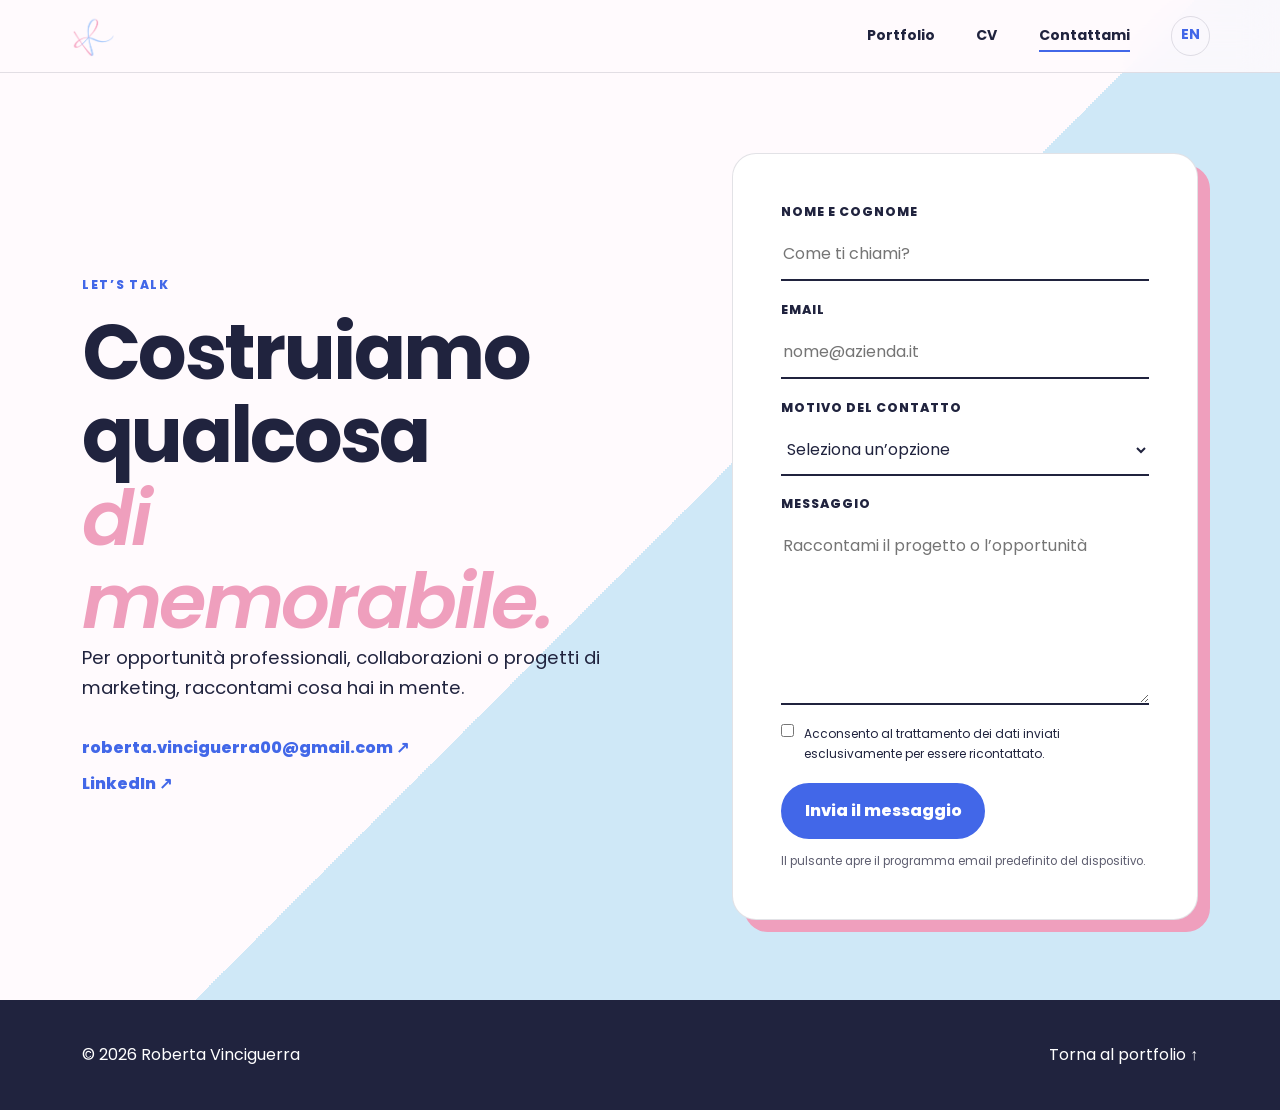
<file: contact.html>
<!doctype html>
<html lang="it">
<head>
  <meta charset="utf-8"><meta name="viewport" content="width=device-width, initial-scale=1">
  <meta name="description" content="Contatta Roberta Vinciguerra per opportunità e progetti di Growth e Digital Marketing."><title>Contattami — Roberta Vinciguerra</title>
  <link rel="alternate" hreflang="it" href="contact.html"><link rel="alternate" hreflang="en" href="en/contact.html">
  <link rel="icon" type="image/svg+xml" href="data:image/svg+xml,%3Csvg xmlns='http://www.w3.org/2000/svg' viewBox='0 0 64 64'%3E%3Crect width='64' height='64' rx='16' fill='%234267e8'/%3E%3Cpath d='M17 48V16h15c9 0 15 5 15 13 0 5-3 9-8 11l10 8H37l-8-7v7H17zm12-17h4c3 0 5-2 5-4s-2-4-5-4h-4v8z' fill='%23fff'/%3E%3C/svg%3E">
  <link rel="preconnect" href="https://fonts.googleapis.com"><link rel="preconnect" href="https://fonts.gstatic.com" crossorigin><link href="https://fonts.googleapis.com/css2?family=Poppins:ital,wght@0,400;0,500;0,600;0,700;0,800;1,600&display=swap" rel="stylesheet">
  <link href="https://cdn.jsdelivr.net/npm/bootstrap@5.3.3/dist/css/bootstrap.min.css" rel="stylesheet"><link rel="stylesheet" href="css/main.css">
</head>
<body class="contact-page">
  <header class="site-header"><nav class="navbar container" aria-label="Navigazione principale"><a class="brand brand-logo" href="index.html" aria-label="Homepage Roberta Vinciguerra" style="width:44px;height:44px"><img src="assets/rv-logo.png" alt="Logo Roberta Vinciguerra" width="44" height="44"></a><div class="nav-links"><a href="index.html">Portfolio</a><a href="cv.html">CV</a><a class="active" href="contact.html">Contattami</a><a class="language-link" href="en/contact.html" lang="en" aria-label="View the website in English">EN</a></div></nav></header>
  <main class="container contact-layout">
    <section class="contact-copy"><p class="eyebrow">Let’s talk</p><h1>Costruiamo qualcosa<br><em>di memorabile.</em></h1><p>Per opportunità professionali, collaborazioni o progetti di marketing, raccontami cosa hai in mente.</p><div class="direct-links"><a href="mailto:roberta.vinciguerra00@gmail.com">roberta.vinciguerra00@gmail.com ↗</a><a href="https://www.linkedin.com/in/robertavinciguerra-184694207/" target="_blank" rel="noreferrer">LinkedIn ↗</a></div></section>
    <form class="contact-form" action="mailto:roberta.vinciguerra00@gmail.com" method="post" enctype="text/plain">
      <div class="field"><label for="nome">Nome e cognome</label><input id="nome" name="nome" type="text" autocomplete="name" required placeholder="Come ti chiami?"></div>
      <div class="field"><label for="email">Email</label><input id="email" name="email" type="email" autocomplete="email" required placeholder="nome@azienda.it"></div>
      <div class="field"><label for="motivo">Motivo del contatto</label><select id="motivo" name="motivo" required><option value="">Seleziona un’opzione</option><option>Opportunità professionale</option><option>Collaborazione</option><option>Progetto freelance</option><option>Altro</option></select></div>
      <div class="field"><label for="messaggio">Messaggio</label><textarea id="messaggio" name="messaggio" rows="6" required placeholder="Raccontami il progetto o l’opportunità"></textarea></div>
      <label class="privacy"><input type="checkbox" required> <span>Acconsento al trattamento dei dati inviati esclusivamente per essere ricontattato.</span></label>
      <button class="button button-primary" type="submit">Invia il messaggio</button>
      <p class="form-note">Il pulsante apre il programma email predefinito del dispositivo.</p>
    </form>
  </main>
  <footer><div class="container"><p>© 2026 Roberta Vinciguerra</p><a href="index.html">Torna al portfolio ↑</a></div></footer>
</body></html>
</file>
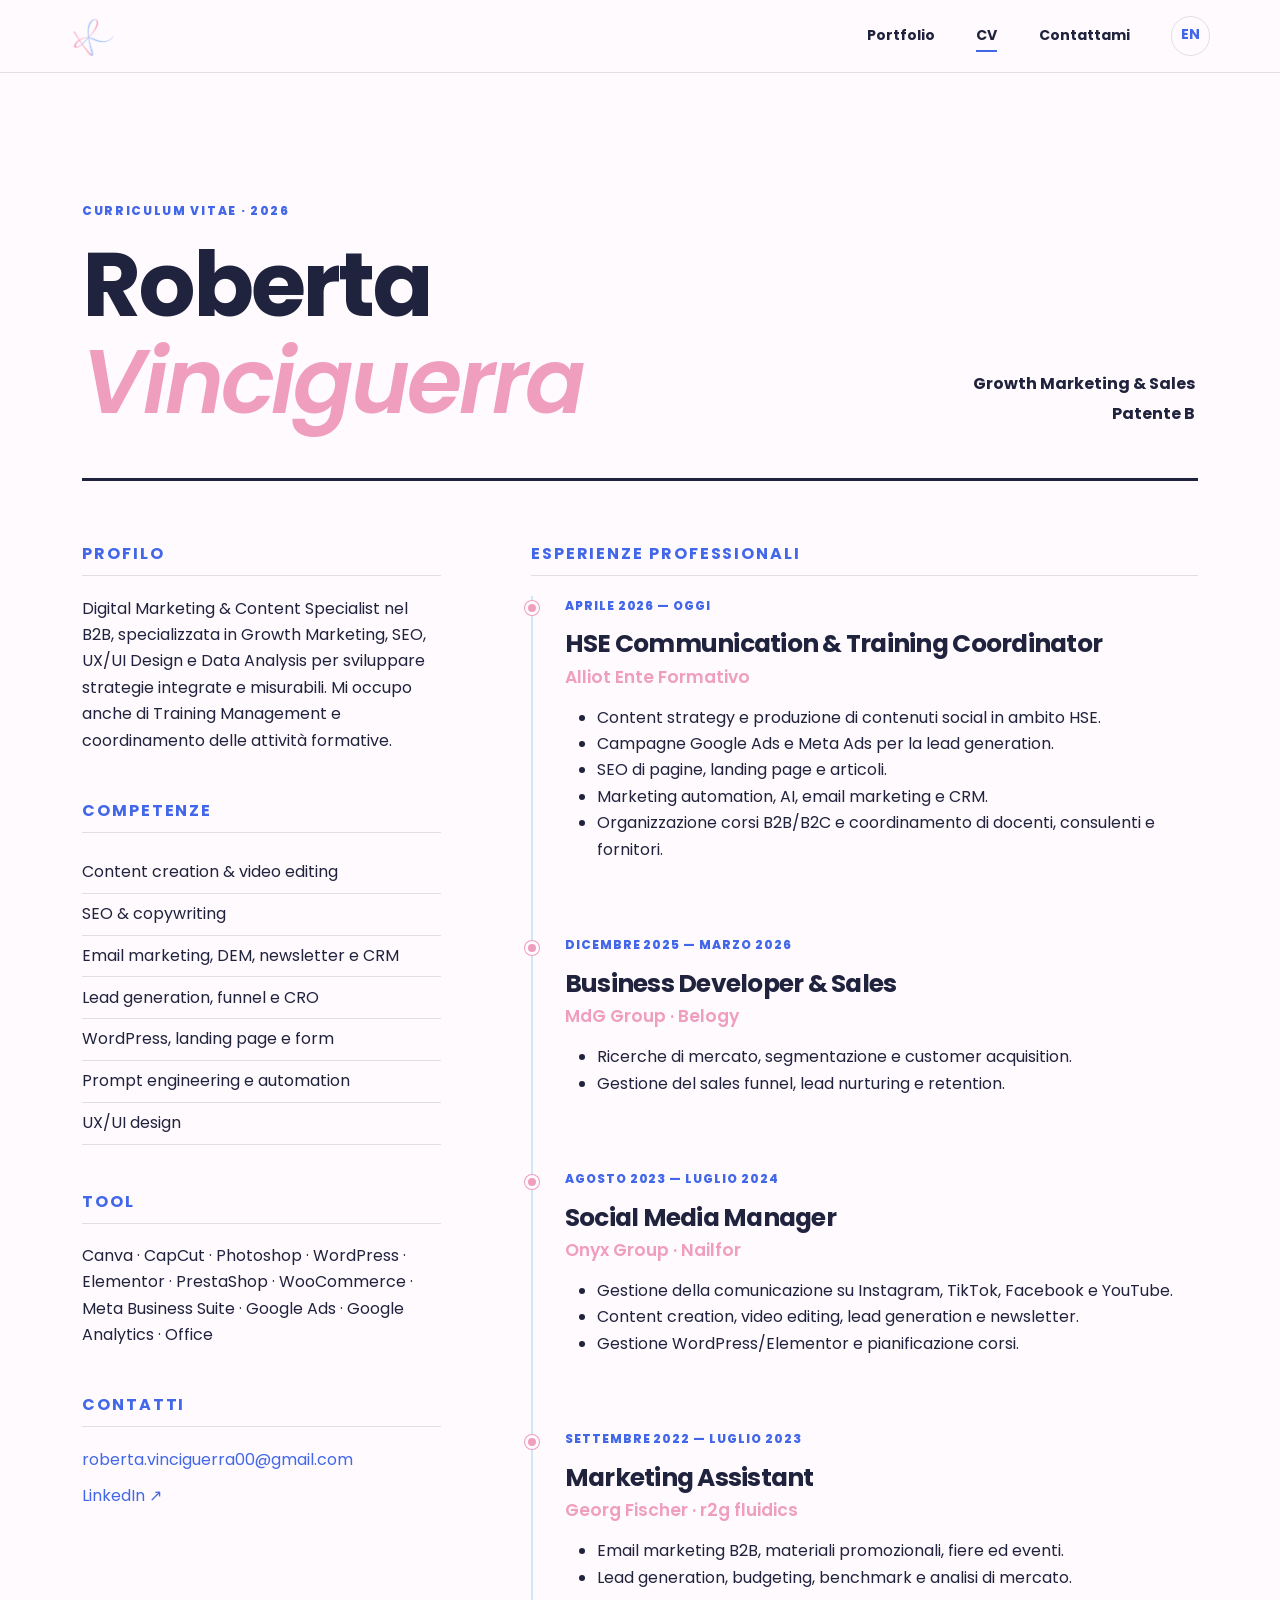
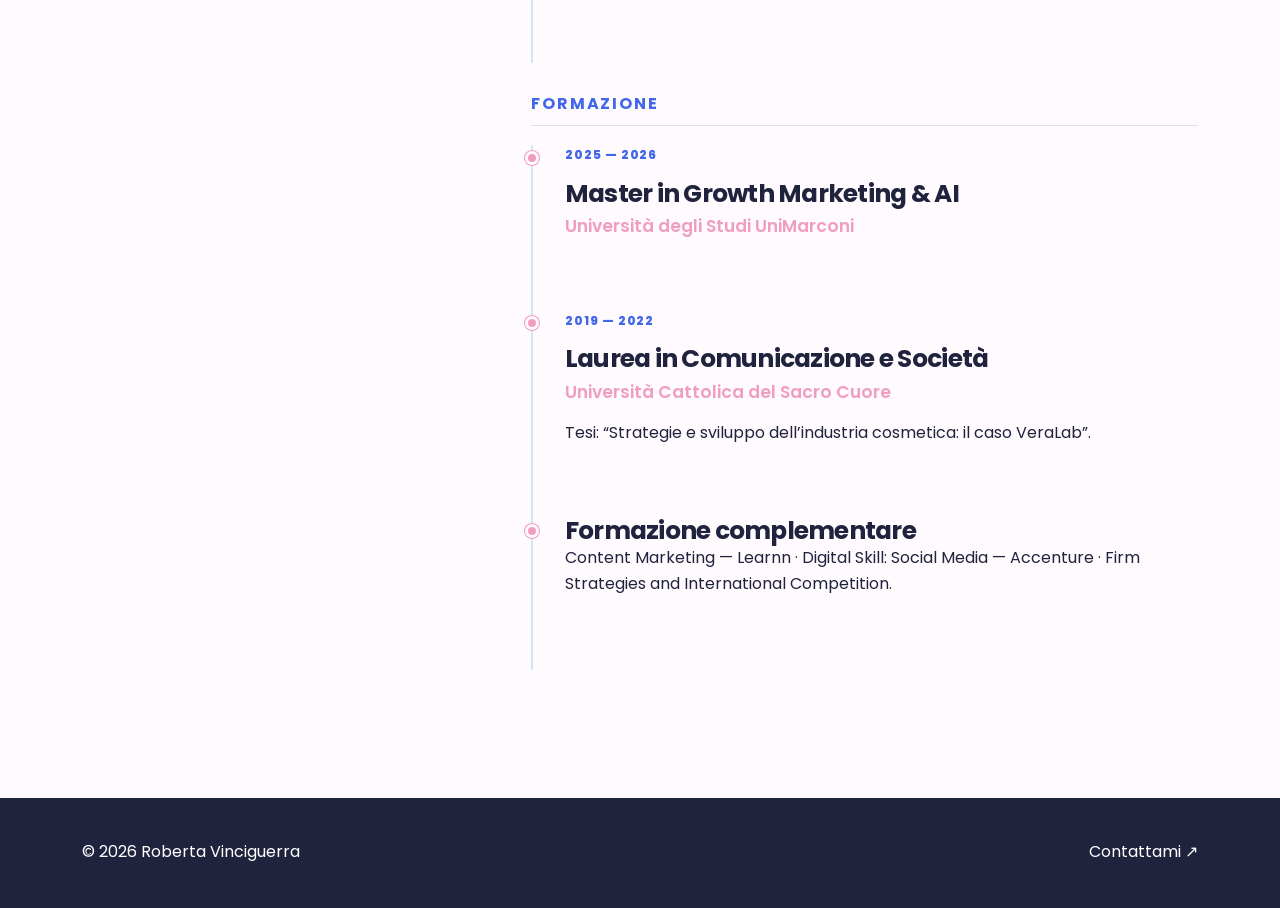
<file: cv.html>
<!doctype html>
<html lang="it">
<head>
  <meta charset="utf-8"><meta name="viewport" content="width=device-width, initial-scale=1">
  <meta name="description" content="Curriculum vitae HTML di Roberta Vinciguerra, Growth & Digital Marketing Specialist.">
  <title>CV — Roberta Vinciguerra</title>
  <link rel="alternate" hreflang="it" href="cv.html"><link rel="alternate" hreflang="en" href="en/cv.html">
  <link rel="icon" type="image/svg+xml" href="data:image/svg+xml,%3Csvg xmlns='http://www.w3.org/2000/svg' viewBox='0 0 64 64'%3E%3Crect width='64' height='64' rx='16' fill='%234267e8'/%3E%3Cpath d='M17 48V16h15c9 0 15 5 15 13 0 5-3 9-8 11l10 8H37l-8-7v7H17zm12-17h4c3 0 5-2 5-4s-2-4-5-4h-4v8z' fill='%23fff'/%3E%3C/svg%3E">
  <link rel="preconnect" href="https://fonts.googleapis.com"><link rel="preconnect" href="https://fonts.gstatic.com" crossorigin>
  <link href="https://fonts.googleapis.com/css2?family=Poppins:ital,wght@0,400;0,500;0,600;0,700;0,800;1,600&display=swap" rel="stylesheet">
  <link href="https://cdn.jsdelivr.net/npm/bootstrap@5.3.3/dist/css/bootstrap.min.css" rel="stylesheet"><link rel="stylesheet" href="css/main.css">
</head>
<body>
  <header class="site-header"><nav class="navbar container" aria-label="Navigazione principale"><a class="brand brand-logo" href="index.html" aria-label="Homepage Roberta Vinciguerra" style="width:44px;height:44px"><img src="assets/rv-logo.png" alt="Logo Roberta Vinciguerra" width="44" height="44"></a><div class="nav-links"><a href="index.html">Portfolio</a><a class="active" href="cv.html">CV</a><a href="contact.html">Contattami</a><a class="language-link" href="en/cv.html" lang="en" aria-label="View the website in English">EN</a></div></nav></header>
  <main class="cv-page container">
    <section class="cv-intro"><p class="eyebrow">Curriculum vitae · 2026</p><h1>Roberta<br><em>Vinciguerra</em></h1><div><p>Growth Marketing & Sales</p><p>Patente B</p></div></section>
    <section class="cv-layout">
      <aside>
        <div class="cv-block"><h2>Profilo</h2><p>Digital Marketing & Content Specialist nel B2B, specializzata in Growth Marketing, SEO, UX/UI Design e Data Analysis per sviluppare strategie integrate e misurabili. Mi occupo anche di Training Management e coordinamento delle attività formative.</p></div>
        <div class="cv-block"><h2>Competenze</h2><ul class="clean-list"><li>Content creation & video editing</li><li>SEO & copywriting</li><li>Email marketing, DEM, newsletter e CRM</li><li>Lead generation, funnel e CRO</li><li>WordPress, landing page e form</li><li>Prompt engineering e automation</li><li>UX/UI design</li></ul></div>
        <div class="cv-block"><h2>Tool</h2><p>Canva · CapCut · Photoshop · WordPress · Elementor · PrestaShop · WooCommerce · Meta Business Suite · Google Ads · Google Analytics · Office</p></div>
        <div class="cv-block"><h2>Contatti</h2><a href="mailto:roberta.vinciguerra00@gmail.com">roberta.vinciguerra00@gmail.com</a><a href="https://www.linkedin.com/in/robertavinciguerra-184694207/" target="_blank" rel="noreferrer">LinkedIn ↗</a></div>
      </aside>
      <div class="timeline">
        <h2>Esperienze professionali</h2>
        <article><p class="date">Aprile 2026 — oggi</p><h3>HSE Communication & Training Coordinator</h3><h4>Alliot Ente Formativo</h4><ul><li>Content strategy e produzione di contenuti social in ambito HSE.</li><li>Campagne Google Ads e Meta Ads per la lead generation.</li><li>SEO di pagine, landing page e articoli.</li><li>Marketing automation, AI, email marketing e CRM.</li><li>Organizzazione corsi B2B/B2C e coordinamento di docenti, consulenti e fornitori.</li></ul></article>
        <article><p class="date">Dicembre 2025 — Marzo 2026</p><h3>Business Developer & Sales</h3><h4>MdG Group · Belogy</h4><ul><li>Ricerche di mercato, segmentazione e customer acquisition.</li><li>Gestione del sales funnel, lead nurturing e retention.</li></ul></article>
        <article><p class="date">Agosto 2023 — Luglio 2024</p><h3>Social Media Manager</h3><h4>Onyx Group · Nailfor</h4><ul><li>Gestione della comunicazione su Instagram, TikTok, Facebook e YouTube.</li><li>Content creation, video editing, lead generation e newsletter.</li><li>Gestione WordPress/Elementor e pianificazione corsi.</li></ul></article>
        <article><p class="date">Settembre 2022 — Luglio 2023</p><h3>Marketing Assistant</h3><h4>Georg Fischer · r2g fluidics</h4><ul><li>Email marketing B2B, materiali promozionali, fiere ed eventi.</li><li>Lead generation, budgeting, benchmark e analisi di mercato.</li></ul></article>
        <h2 class="education-title">Formazione</h2>
        <article><p class="date">2025 — 2026</p><h3>Master in Growth Marketing & AI</h3><h4>Università degli Studi UniMarconi</h4></article>
        <article><p class="date">2019 — 2022</p><h3>Laurea in Comunicazione e Società</h3><h4>Università Cattolica del Sacro Cuore</h4><p>Tesi: “Strategie e sviluppo dell’industria cosmetica: il caso VeraLab”.</p></article>
        <article><h3>Formazione complementare</h3><p>Content Marketing — Learnn · Digital Skill: Social Media — Accenture · Firm Strategies and International Competition.</p></article>
      </div>
    </section>
  </main>
  <footer><div class="container"><p>© 2026 Roberta Vinciguerra</p><a href="contact.html">Contattami ↗</a></div></footer>
</body></html>
</file>
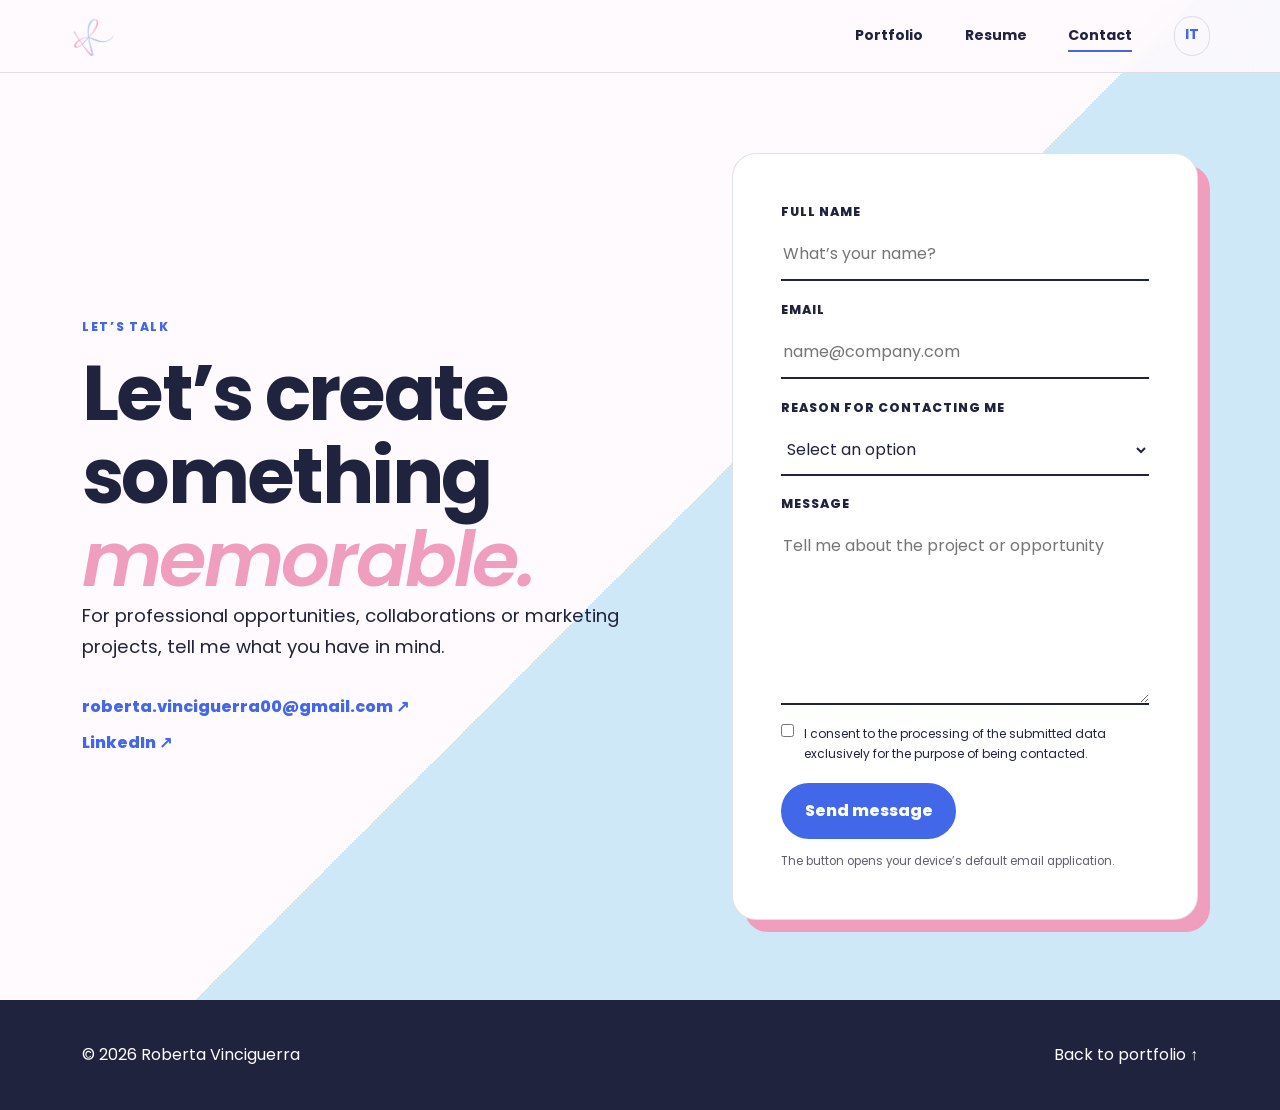
<file: en/contact.html>
<!doctype html>
<html lang="en">
<head>
  <meta charset="utf-8"><meta name="viewport" content="width=device-width, initial-scale=1">
  <meta name="description" content="Contact Roberta Vinciguerra for Growth and Digital Marketing opportunities and projects."><title>Contact — Roberta Vinciguerra</title>
  <link rel="alternate" hreflang="en" href="contact.html"><link rel="alternate" hreflang="it" href="../contact.html">
  <link rel="icon" type="image/svg+xml" href="data:image/svg+xml,%3Csvg xmlns='http://www.w3.org/2000/svg' viewBox='0 0 64 64'%3E%3Crect width='64' height='64' rx='16' fill='%234267e8'/%3E%3Cpath d='M17 48V16h15c9 0 15 5 15 13 0 5-3 9-8 11l10 8H37l-8-7v7H17zm12-17h4c3 0 5-2 5-4s-2-4-5-4h-4v8z' fill='%23fff'/%3E%3C/svg%3E">
  <link rel="preconnect" href="https://fonts.googleapis.com"><link rel="preconnect" href="https://fonts.gstatic.com" crossorigin><link href="https://fonts.googleapis.com/css2?family=Poppins:ital,wght@0,400;0,500;0,600;0,700;0,800;1,600&display=swap" rel="stylesheet">
  <link href="https://cdn.jsdelivr.net/npm/bootstrap@5.3.3/dist/css/bootstrap.min.css" rel="stylesheet"><link rel="stylesheet" href="../css/main.css">
</head>
<body class="contact-page">
  <header class="site-header"><nav class="navbar container" aria-label="Main navigation"><a class="brand brand-logo" href="index.html" aria-label="Roberta Vinciguerra homepage" style="width:44px;height:44px"><img src="../assets/rv-logo.png" alt="Roberta Vinciguerra logo" width="44" height="44"></a><div class="nav-links"><a href="index.html">Portfolio</a><a href="cv.html">Resume</a><a class="active" href="contact.html">Contact</a><a class="language-link" href="../contact.html" lang="it" aria-label="Visualizza il sito in italiano">IT</a></div></nav></header>
  <main class="container contact-layout">
    <section class="contact-copy"><p class="eyebrow">Let’s talk</p><h1>Let’s create something<br><em>memorable.</em></h1><p>For professional opportunities, collaborations or marketing projects, tell me what you have in mind.</p><div class="direct-links"><a href="mailto:roberta.vinciguerra00@gmail.com">roberta.vinciguerra00@gmail.com ↗</a><a href="https://www.linkedin.com/in/robertavinciguerra-184694207/" target="_blank" rel="noreferrer">LinkedIn ↗</a></div></section>
    <form class="contact-form" action="mailto:roberta.vinciguerra00@gmail.com" method="post" enctype="text/plain">
      <div class="field"><label for="nome">Full name</label><input id="nome" name="name" type="text" autocomplete="name" required placeholder="What’s your name?"></div>
      <div class="field"><label for="email">Email</label><input id="email" name="email" type="email" autocomplete="email" required placeholder="name@company.com"></div>
      <div class="field"><label for="motivo">Reason for contacting me</label><select id="motivo" name="reason" required><option value="">Select an option</option><option>Professional opportunity</option><option>Collaboration</option><option>Freelance project</option><option>Other</option></select></div>
      <div class="field"><label for="messaggio">Message</label><textarea id="messaggio" name="message" rows="6" required placeholder="Tell me about the project or opportunity"></textarea></div>
      <label class="privacy"><input type="checkbox" required> <span>I consent to the processing of the submitted data exclusively for the purpose of being contacted.</span></label>
      <button class="button button-primary" type="submit">Send message</button>
      <p class="form-note">The button opens your device’s default email application.</p>
    </form>
  </main>
  <footer><div class="container"><p>© 2026 Roberta Vinciguerra</p><a href="index.html">Back to portfolio ↑</a></div></footer>
</body></html>
</file>
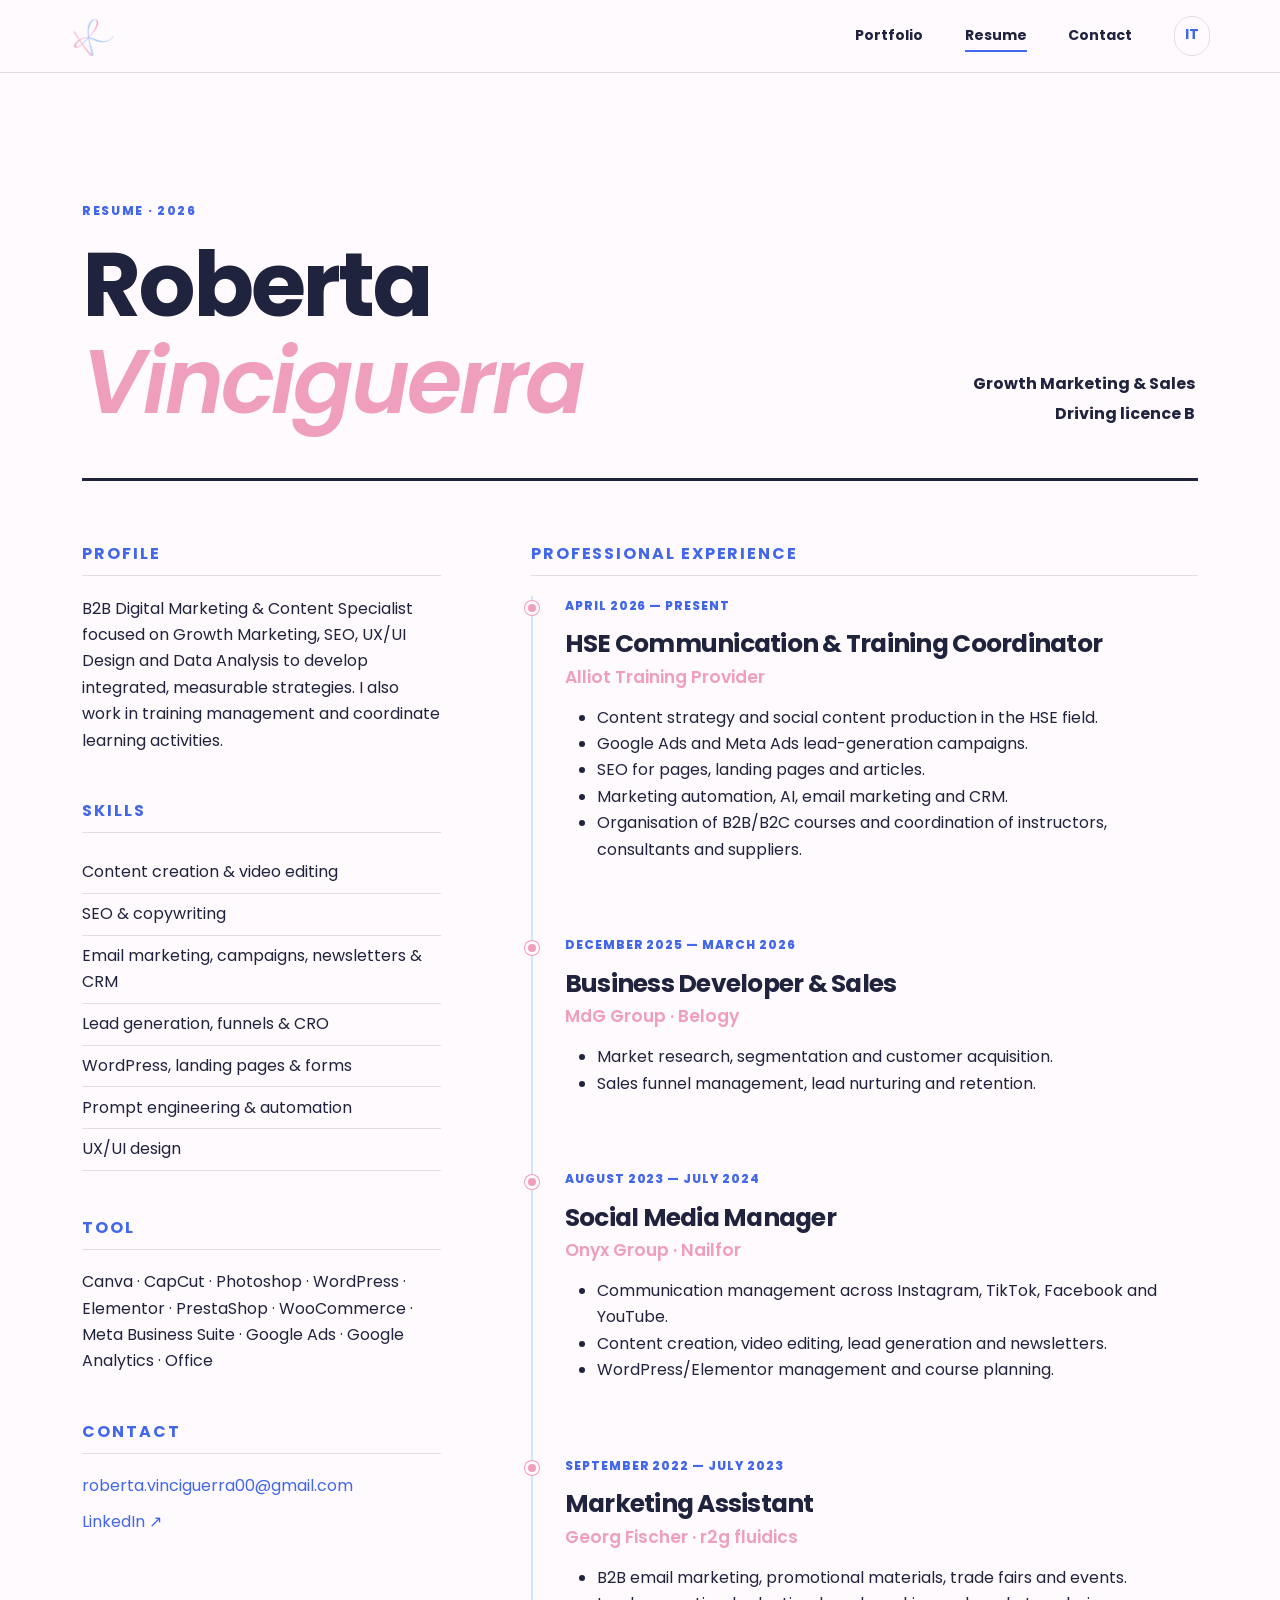
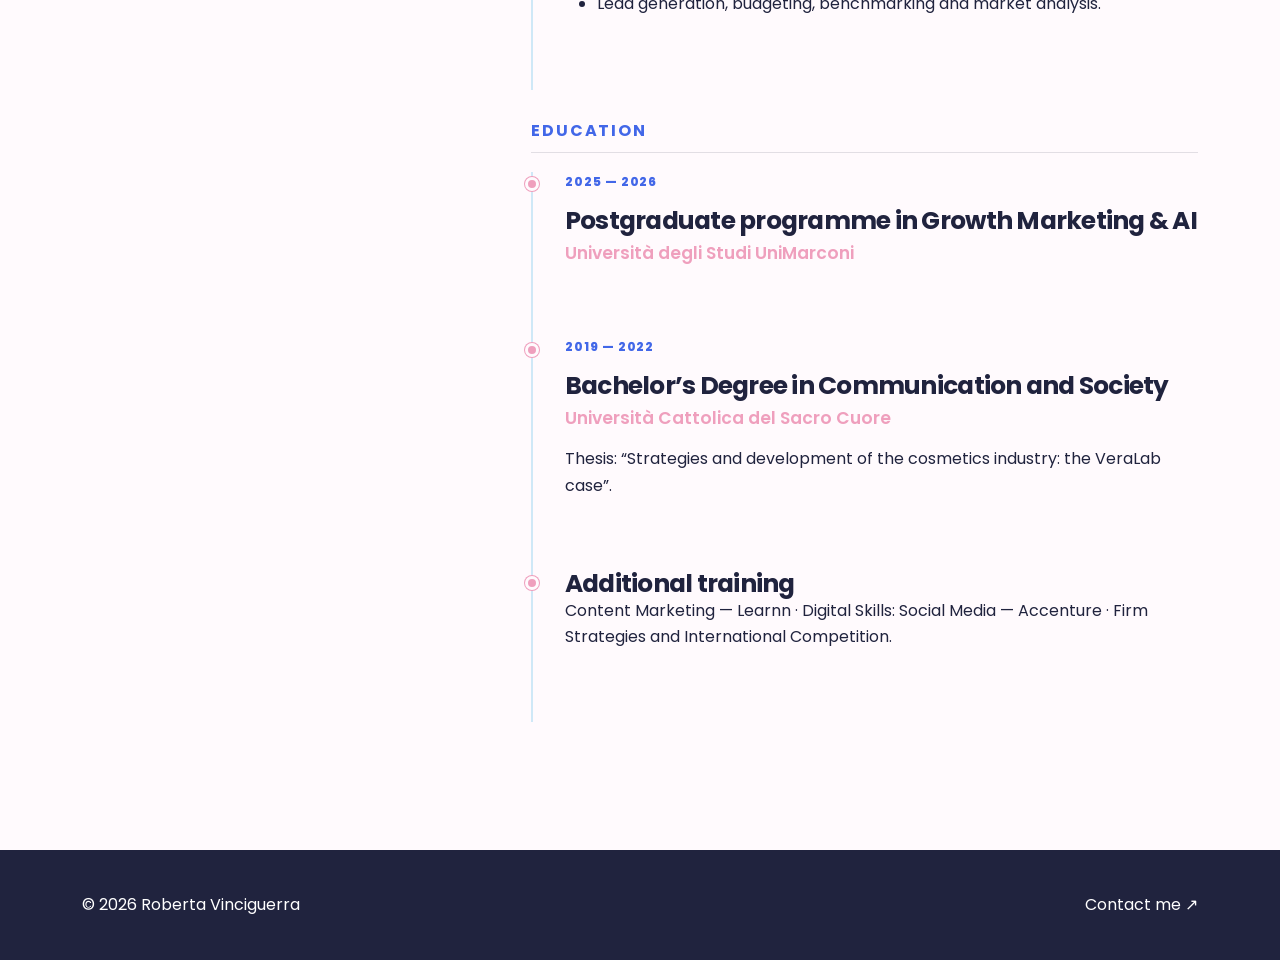
<file: en/cv.html>
<!doctype html>
<html lang="en">
<head>
  <meta charset="utf-8"><meta name="viewport" content="width=device-width, initial-scale=1">
  <meta name="description" content="HTML resume of Roberta Vinciguerra, Growth & Digital Marketing Specialist.">
  <title>Resume — Roberta Vinciguerra</title>
  <link rel="alternate" hreflang="en" href="cv.html"><link rel="alternate" hreflang="it" href="../cv.html">
  <link rel="icon" type="image/svg+xml" href="data:image/svg+xml,%3Csvg xmlns='http://www.w3.org/2000/svg' viewBox='0 0 64 64'%3E%3Crect width='64' height='64' rx='16' fill='%234267e8'/%3E%3Cpath d='M17 48V16h15c9 0 15 5 15 13 0 5-3 9-8 11l10 8H37l-8-7v7H17zm12-17h4c3 0 5-2 5-4s-2-4-5-4h-4v8z' fill='%23fff'/%3E%3C/svg%3E">
  <link rel="preconnect" href="https://fonts.googleapis.com"><link rel="preconnect" href="https://fonts.gstatic.com" crossorigin>
  <link href="https://fonts.googleapis.com/css2?family=Poppins:ital,wght@0,400;0,500;0,600;0,700;0,800;1,600&display=swap" rel="stylesheet">
  <link href="https://cdn.jsdelivr.net/npm/bootstrap@5.3.3/dist/css/bootstrap.min.css" rel="stylesheet"><link rel="stylesheet" href="../css/main.css">
</head>
<body>
  <header class="site-header"><nav class="navbar container" aria-label="Main navigation"><a class="brand brand-logo" href="index.html" aria-label="Roberta Vinciguerra homepage" style="width:44px;height:44px"><img src="../assets/rv-logo.png" alt="Roberta Vinciguerra logo" width="44" height="44"></a><div class="nav-links"><a href="index.html">Portfolio</a><a class="active" href="cv.html">Resume</a><a href="contact.html">Contact</a><a class="language-link" href="../cv.html" lang="it" aria-label="Visualizza il sito in italiano">IT</a></div></nav></header>
  <main class="cv-page container">
    <section class="cv-intro"><p class="eyebrow">Resume · 2026</p><h1>Roberta<br><em>Vinciguerra</em></h1><div><p>Growth Marketing & Sales</p><p>Driving licence B</p></div></section>
    <section class="cv-layout">
      <aside>
        <div class="cv-block"><h2>Profile</h2><p>B2B Digital Marketing & Content Specialist focused on Growth Marketing, SEO, UX/UI Design and Data Analysis to develop integrated, measurable strategies. I also work in training management and coordinate learning activities.</p></div>
        <div class="cv-block"><h2>Skills</h2><ul class="clean-list"><li>Content creation & video editing</li><li>SEO & copywriting</li><li>Email marketing, campaigns, newsletters & CRM</li><li>Lead generation, funnels & CRO</li><li>WordPress, landing pages & forms</li><li>Prompt engineering & automation</li><li>UX/UI design</li></ul></div>
        <div class="cv-block"><h2>Tool</h2><p>Canva · CapCut · Photoshop · WordPress · Elementor · PrestaShop · WooCommerce · Meta Business Suite · Google Ads · Google Analytics · Office</p></div>
        <div class="cv-block"><h2>Contact</h2><a href="mailto:roberta.vinciguerra00@gmail.com">roberta.vinciguerra00@gmail.com</a><a href="https://www.linkedin.com/in/robertavinciguerra-184694207/" target="_blank" rel="noreferrer">LinkedIn ↗</a></div>
      </aside>
      <div class="timeline">
        <h2>Professional experience</h2>
        <article><p class="date">April 2026 — Present</p><h3>HSE Communication & Training Coordinator</h3><h4>Alliot Training Provider</h4><ul><li>Content strategy and social content production in the HSE field.</li><li>Google Ads and Meta Ads lead-generation campaigns.</li><li>SEO for pages, landing pages and articles.</li><li>Marketing automation, AI, email marketing and CRM.</li><li>Organisation of B2B/B2C courses and coordination of instructors, consultants and suppliers.</li></ul></article>
        <article><p class="date">December 2025 — March 2026</p><h3>Business Developer & Sales</h3><h4>MdG Group · Belogy</h4><ul><li>Market research, segmentation and customer acquisition.</li><li>Sales funnel management, lead nurturing and retention.</li></ul></article>
        <article><p class="date">August 2023 — July 2024</p><h3>Social Media Manager</h3><h4>Onyx Group · Nailfor</h4><ul><li>Communication management across Instagram, TikTok, Facebook and YouTube.</li><li>Content creation, video editing, lead generation and newsletters.</li><li>WordPress/Elementor management and course planning.</li></ul></article>
        <article><p class="date">September 2022 — July 2023</p><h3>Marketing Assistant</h3><h4>Georg Fischer · r2g fluidics</h4><ul><li>B2B email marketing, promotional materials, trade fairs and events.</li><li>Lead generation, budgeting, benchmarking and market analysis.</li></ul></article>
        <h2 class="education-title">Education</h2>
        <article><p class="date">2025 — 2026</p><h3>Postgraduate programme in Growth Marketing & AI</h3><h4>Università degli Studi UniMarconi</h4></article>
        <article><p class="date">2019 — 2022</p><h3>Bachelor’s Degree in Communication and Society</h3><h4>Università Cattolica del Sacro Cuore</h4><p>Thesis: “Strategies and development of the cosmetics industry: the VeraLab case”.</p></article>
        <article><h3>Additional training</h3><p>Content Marketing — Learnn · Digital Skills: Social Media — Accenture · Firm Strategies and International Competition.</p></article>
      </div>
    </section>
  </main>
  <footer><div class="container"><p>© 2026 Roberta Vinciguerra</p><a href="contact.html">Contact me ↗</a></div></footer>
</body></html>
</file>
<file: css/main.css>
@charset "UTF-8";
* {
  box-sizing: border-box;
}

html {
  scroll-behavior: smooth;
}

body {
  margin: 0;
  color: #20233e;
  background: #fffafd;
  font-family: "Poppins", sans-serif;
  font-size: 1rem;
  line-height: 1.65;
}

img {
  display: block;
  max-width: 100%;
}

a {
  color: inherit;
  text-decoration: none;
}

.container {
  width: min(1180px, 100% - 2rem);
  margin-inline: auto;
}

.site-header {
  position: sticky;
  top: 0;
  z-index: 50;
  background: rgba(255, 250, 253, 0.88);
  backdrop-filter: blur(18px);
  border-bottom: 1px solid rgba(32, 35, 62, 0.13);
}

.navbar {
  min-height: 76px;
  display: flex;
  justify-content: space-between;
  align-items: center;
}

.brand {
  font-weight: 800;
  font-size: 1.45rem;
  letter-spacing: -0.08em;
}

.brand span {
  color: #ef9fbd;
  margin-left: 0.25rem;
}

.nav-links {
  display: flex;
  gap: clamp(1rem, 4vw, 2.6rem);
  font-size: 0.88rem;
  font-weight: 700;
}

.nav-links a {
  position: relative;
  padding: 0.5rem 0;
}

.nav-links a::after {
  content: "";
  position: absolute;
  left: 0;
  right: 100%;
  bottom: 0.2rem;
  height: 2px;
  background: #4267e8;
  transition: 0.25s;
}

.nav-links a:hover::after, .nav-links a.active::after {
  right: 0;
}
.nav-links .language-link { min-width: 2.25rem; padding: .35rem .55rem; border: 1px solid rgba(32,35,62,.13); border-radius: 999px; text-align: center; color: #4267e8; }
.nav-links .language-link::after { display: none; }

.hero {
  min-height: calc(100vh - 76px);
  display: grid;
  grid-template-columns: 1.25fr 0.75fr;
  gap: 5vw;
  align-items: center;
  padding-block: 5rem;
}

.hero-copy > * {
  animation: rise-in 0.75s cubic-bezier(0.22, 1, 0.36, 1) both;
}

.hero-copy > *:nth-child(2) {
  animation-delay: 0.08s;
}

.hero-copy > *:nth-child(3) {
  animation-delay: 0.16s;
}

.hero-copy > *:nth-child(4) {
  animation-delay: 0.24s;
}

.hero-copy > *:nth-child(5) {
  animation-delay: 0.32s;
}

.hero-copy > *:nth-child(6) {
  animation-delay: 0.4s;
}

.eyebrow, .section-index, .project-type {
  text-transform: uppercase;
  letter-spacing: 0.14em;
  font-size: 0.75rem;
  font-weight: 800;
  color: #4267e8;
}

h1, h2, h3 {
  line-height: 1.03;
  letter-spacing: -0.055em;
  margin: 0;
  font-weight: 800;
}

h1 {
  font-size: clamp(3.2rem, 7vw, 7.1rem);
}

h1 em, h2 em {
  font-family: "Poppins", sans-serif;
  font-weight: 500;
  color: #ef9fbd;
}

.hero-text {
  max-width: 680px;
  font-size: clamp(1.05rem, 1.7vw, 1.35rem);
  margin: 2rem 0;
}

.hero-actions {
  display: flex;
  flex-wrap: wrap;
  gap: 0.8rem;
}

.button {
  display: inline-flex;
  align-items: center;
  justify-content: center;
  min-height: 52px;
  padding: 0.8rem 1.35rem;
  border-radius: 999px;
  font-weight: 800;
  border: 2px solid #20233e;
  transition: transform 0.2s, box-shadow 0.2s;
}

.button:hover {
  transform: translate(-3px, -3px);
  box-shadow: 5px 5px 0 #20233e;
}

.button-primary {
  background: #4267e8;
  color: #fff;
  border-color: #4267e8;
}

.button-ghost {
  background: transparent;
}

.hero-tags {
  list-style: none;
  padding: 0;
  margin: 2rem 0 0;
  display: flex;
  flex-wrap: wrap;
  gap: 0.5rem;
}

.hero-tags li, .project-tags span {
  border: 1px solid rgba(32, 35, 62, 0.13);
  border-radius: 999px;
  padding: 0.4rem 0.75rem;
  font-size: 0.75rem;
  font-weight: 700;
  background: #fff;
}

.identity-words {
  display: flex;
  flex-wrap: wrap;
  gap: 0.45rem 1.15rem;
  margin-top: 1.5rem;
  font-family: "Poppins", sans-serif;
  font-style: italic;
  color: #ef9fbd;
}

.identity-words span {
  position: relative;
}

.identity-words span:not(:last-child)::after {
  content: "✦";
  position: absolute;
  right: -0.85rem;
  color: #4267e8;
  font-size: 0.55rem;
  top: 0.45rem;
}

.hero-visual {
  min-height: 540px;
  position: relative;
  display: grid;
  place-items: center;
  background: #cfe8f7;
  border: 2px solid #20233e;
  border-radius: 48% 48% 2rem 2rem;
  box-shadow: 14px 14px 0 #4267e8;
  overflow: hidden;
  animation: visual-in 0.9s 0.18s cubic-bezier(0.22, 1, 0.36, 1) both, soft-float 5s 1.3s ease-in-out infinite;
}

.hero-visual::before {
  content: "";
  position: absolute;
  width: 290px;
  height: 290px;
  border-radius: 50%;
  background: linear-gradient(135deg, #ef9fbd, #a874ff, #4267e8);
  background-size: 180% 180%;
  filter: blur(2px);
  animation: gradient-flow 6s ease infinite;
}

.portrait-frame {
  width: min(80%, 330px);
  aspect-ratio: 1;
  border-radius: 50%;
  border: 8px solid #fff;
  overflow: hidden;
  position: relative;
  z-index: 2;
  box-shadow: 0 20px 60px rgba(24, 60, 255, 0.25);
}

.portrait-frame img {
  width: 100%;
  height: 100%;
  object-fit: cover;
  transform: scale(1.08);
}

.orbit {
  position: absolute;
  z-index: 3;
  border: 1px solid #20233e;
  background: #fffafd;
  padding: 0.55rem 0.9rem;
  border-radius: 999px;
  font-size: 0.72rem;
  font-weight: 800;
  text-transform: uppercase;
}

.orbit-one {
  top: 15%;
  left: 5%;
  transform: rotate(-8deg);
  animation: badge-one 4s ease-in-out infinite;
}

.orbit-two {
  bottom: 13%;
  right: 5%;
  transform: rotate(7deg);
  animation: badge-two 4.8s ease-in-out infinite;
}

.spark {
  position: absolute;
  top: 7%;
  right: 8%;
  font-size: 3rem;
  color: #4267e8;
  animation: spin-spark 8s linear infinite;
}

.marquee {
  overflow: hidden;
  background: #20233e;
  color: #fff;
  padding: 1rem 0;
  white-space: nowrap;
  font-size: 1.05rem;
  font-weight: 800;
  text-transform: uppercase;
  letter-spacing: 0.08em;
}

.marquee div {
  width: max-content;
  animation: ticker 24s linear infinite;
}

.section-grid {
  padding-top: clamp(5rem, 10vw, 9rem);
  padding-bottom: clamp(5rem, 10vw, 9rem);
  display: grid;
  grid-template-columns: 0.9fr 1.1fr;
  gap: 8vw;
}

h2 {
  font-size: clamp(2.5rem, 5vw, 5rem);
}

h2 span {
  color: #4267e8;
}

.about-copy {
  font-size: 1.12rem;
}

.about-copy p:first-child {
  font-size: 1.35rem;
  font-weight: 600;
}

.text-link {
  display: inline-flex;
  gap: 0.5rem;
  color: #4267e8;
  font-weight: 800;
  border-bottom: 2px solid currentColor;
  margin-top: 1rem;
}

.projects {
  padding-top: clamp(5rem, 10vw, 9rem);
  padding-bottom: clamp(5rem, 10vw, 9rem);
  border-top: 1px solid rgba(32, 35, 62, 0.13);
}

.section-heading {
  display: grid;
  grid-template-columns: 1.4fr 0.6fr;
  gap: 5vw;
  align-items: end;
  margin-bottom: 4rem;
}

.section-heading > p {
  font-size: 1.05rem;
}

.project {
  border: 1px solid rgba(32, 35, 62, 0.13);
  border-radius: 1.5rem;
  overflow: hidden;
  display: grid;
  grid-template-columns: 1.1fr 0.9fr;
  background: #fff;
  margin-bottom: 1.5rem;
}

.project-art {
  min-height: 570px;
  position: relative;
  padding: 2rem;
}

.alliot-art {
  background: linear-gradient(145deg, #4267e8, #7a3cff 55%, #ef9fbd);
  color: #fff;
  display: grid;
  place-items: center;
}

.project-number {
  position: absolute;
  top: 1.5rem;
  left: 1.5rem;
  font-size: 0.8rem;
  border: 1px solid currentColor;
  border-radius: 50%;
  width: 42px;
  height: 42px;
  display: grid;
  place-items: center;
}

.alliot-ui {
  width: 80%;
  background: #fffafd;
  color: #20233e;
  border: 2px solid #20233e;
  box-shadow: 14px 14px 0 #20233e;
  padding: 2.2rem;
  transform: rotate(-3deg);
}

.alliot-ui > span {
  color: #4267e8;
  font-weight: 800;
  letter-spacing: 0.16em;
}

.alliot-ui strong {
  display: block;
  font-size: clamp(2rem, 3vw, 3.4rem);
  line-height: 0.98;
  margin: 2.5rem 0;
}

.mini-cards {
  display: grid;
  grid-template-columns: repeat(3, 1fr);
  gap: 0.5rem;
}

.mini-cards i {
  height: 70px;
  background: #cfe8f7;
  border: 1px solid #20233e;
}

.mini-cards i:nth-child(2) {
  background: #ef9fbd;
}

.mini-cards i:nth-child(3) {
  background: #fff;
}

.project-copy {
  padding: clamp(2rem, 5vw, 4.5rem);
  display: flex;
  flex-direction: column;
  justify-content: center;
}

.project-copy h3, .card-body-custom h3 {
  font-size: clamp(2rem, 4vw, 4rem);
  margin: 0.6rem 0 1.2rem;
}

.project-copy ul {
  padding-left: 1.2rem;
}

.project-tags {
  display: flex;
  flex-wrap: wrap;
  gap: 0.4rem;
  margin-top: 1.5rem;
}

.project-grid {
  display: grid;
  grid-template-columns: repeat(3, 1fr);
  gap: 1.25rem;
}

.project-card {
  border: 1px solid rgba(32, 35, 62, 0.13);
  border-radius: 1.5rem;
  overflow: hidden;
  background: #ffc6e5;
  transition: transform 0.35s cubic-bezier(0.22, 1, 0.36, 1), box-shadow 0.35s;
}

.project-card.card-blue {
  background: #cfe8f7;
}

.project-card.card-dark {
  background: #20233e;
  color: #fff;
}

.card-image {
  aspect-ratio: 4/3;
  overflow: hidden;
  border-bottom: 1px solid rgba(32, 35, 62, 0.13);
  background: #fff;
}

.card-image img {
  width: 100%;
  height: 100%;
  object-fit: cover;
  object-position: center;
  transition: transform 0.45s;
}

.project-card:hover {
  transform: translateY(-10px) rotate(-0.4deg);
  box-shadow: 10px 12px 0 #4267e8;
}

.project-card:hover img {
  transform: scale(1.04);
}

.card-body-custom {
  padding: 1.6rem;
}

.card-body-custom h3 {
  font-size: 2rem;
}

.card-body-custom p {
  font-size: 0.9rem;
}

.result {
  font-weight: 800;
  color: #4267e8;
}

.card-dark .result, .card-dark .project-type {
  color: #cfe8f7;
}

.skills {
  padding-top: clamp(5rem, 10vw, 9rem);
  padding-bottom: clamp(5rem, 10vw, 9rem);
}

.skills-grid {
  margin-top: 3rem;
  display: grid;
  grid-template-columns: repeat(2, 1fr);
  border: 1px solid rgba(32, 35, 62, 0.13);
}

.skills-grid article {
  padding: clamp(2rem, 5vw, 4rem);
  border: 1px solid rgba(32, 35, 62, 0.13);
}

.skills-grid article > span {
  color: #ef9fbd;
  font-weight: 800;
}

.skills-grid h3 {
  font-size: clamp(1.6rem, 3vw, 2.7rem);
  margin: 1rem 0;
}

.personal-strip {
  background: #4267e8;
  color: #fff;
}

.personal-grid {
  padding-top: clamp(5rem, 10vw, 9rem);
  padding-bottom: clamp(5rem, 10vw, 9rem);
  display: grid;
  grid-template-columns: 0.9fr 1fr 0.6fr;
  gap: 4vw;
  align-items: center;
}

.personal-strip .section-index, .personal-strip h2 em {
  color: #cfe8f7;
}

.personal-copy {
  font-size: 1.08rem;
}

.personal-badges {
  display: flex;
  flex-direction: column;
  gap: 0.75rem;
}

.personal-badges span {
  border: 1px solid #fff;
  border-radius: 999px;
  padding: 0.7rem 1rem;
  text-align: center;
  font-weight: 700;
  transform: rotate(-3deg);
}

.personal-badges span:nth-child(2) {
  transform: rotate(3deg);
  background: #ef9fbd;
}

.personal-badges span:nth-child(3) {
  transform: rotate(-1deg);
  background: #cfe8f7;
  color: #20233e;
}

.cta {
  padding-top: clamp(5rem, 10vw, 9rem);
  padding-bottom: clamp(5rem, 10vw, 9rem);
  text-align: center;
}

.cta h2 {
  margin: 1.5rem auto 2rem;
}

footer {
  background: #20233e;
  color: #fff;
}

footer .container {
  min-height: 110px;
  display: flex;
  justify-content: space-between;
  align-items: center;
  gap: 1rem;
}

footer p {
  margin: 0;
}

.cv-page {
  padding-top: clamp(5rem, 10vw, 9rem);
  padding-bottom: clamp(5rem, 10vw, 9rem);
}

.cv-intro {
  display: grid;
  grid-template-columns: 1fr auto;
  align-items: end;
  border-bottom: 3px solid #20233e;
  padding-bottom: 3rem;
}

.cv-intro .eyebrow {
  grid-column: 1/-1;
}

.cv-intro div {
  text-align: right;
  font-weight: 700;
}

.cv-intro div p {
  margin: 0.2rem;
}

.cv-layout {
  display: grid;
  grid-template-columns: 0.7fr 1.3fr;
  gap: 7vw;
  padding-top: 4rem;
}

.cv-block {
  margin-bottom: 3rem;
}

.cv-block h2, .timeline > h2 {
  font-size: 1rem;
  text-transform: uppercase;
  letter-spacing: 0.12em;
  color: #4267e8;
  border-bottom: 1px solid rgba(32, 35, 62, 0.13);
  padding-bottom: 0.8rem;
  margin-bottom: 1.2rem;
}

.clean-list {
  padding: 0;
  list-style: none;
}

.clean-list li {
  padding: 0.45rem 0;
  border-bottom: 1px solid rgba(32, 35, 62, 0.13);
}

.cv-block a {
  display: block;
  color: #4267e8;
  overflow-wrap: anywhere;
  margin-bottom: 0.6rem;
}

.timeline article {
  position: relative;
  padding: 0 0 3.5rem 2rem;
  border-left: 2px solid #cfe8f7;
}

.timeline article::before {
  content: "";
  position: absolute;
  width: 14px;
  height: 14px;
  background: #ef9fbd;
  border: 3px solid #fffafd;
  box-shadow: 0 0 0 1px #ef9fbd;
  border-radius: 50%;
  left: -8px;
  top: 0.35rem;
}

.timeline .date {
  color: #4267e8;
  font-size: 0.75rem;
  font-weight: 800;
  letter-spacing: 0.08em;
  text-transform: uppercase;
}

.timeline h3 {
  font-size: 1.55rem;
  letter-spacing: -0.03em;
}

.timeline h4 {
  font: 600 1.08rem/1.4 "Poppins", sans-serif;
  color: #ef9fbd;
  margin: 0.4rem 0 1rem;
}

.education-title {
  margin-top: 2rem;
}

.contact-page {
  background: linear-gradient(135deg, #fffafd 50%, #cfe8f7 50%);
}

.contact-layout {
  min-height: calc(100vh - 76px);
  display: grid;
  grid-template-columns: 1fr 0.85fr;
  gap: 8vw;
  align-items: center;
  padding-block: 5rem;
}

.contact-copy h1 {
  font-size: clamp(3rem, 6vw, 6rem);
}

.contact-copy > p:not(.eyebrow) {
  font-size: 1.15rem;
  max-width: 620px;
}

.direct-links {
  display: flex;
  flex-direction: column;
  gap: 0.6rem;
  margin-top: 2rem;
  color: #4267e8;
  font-weight: 800;
}

.contact-form {
  border: 1px solid rgba(32, 35, 62, 0.13);
  border-radius: 1.5rem;
  background: #fff;
  padding: clamp(1.5rem, 4vw, 3rem);
  box-shadow: 12px 12px 0 #ef9fbd;
}

.field {
  display: flex;
  flex-direction: column;
  margin-bottom: 1.15rem;
}

.field label {
  font-size: 0.78rem;
  font-weight: 800;
  text-transform: uppercase;
  letter-spacing: 0.08em;
  margin-bottom: 0.4rem;
}

.field input, .field select, .field textarea {
  width: 100%;
  border: 0;
  border-bottom: 2px solid #20233e;
  border-radius: 0;
  background: transparent;
  padding: 0.75rem 0.1rem;
  font: inherit;
  color: #20233e;
}

.field input:focus, .field select:focus, .field textarea:focus {
  outline: 2px solid #cfe8f7;
  outline-offset: 3px;
}

.privacy {
  display: flex;
  align-items: flex-start;
  gap: 0.6rem;
  font-size: 0.75rem;
  margin: 1.2rem 0;
}

.form-note {
  font-size: 0.72rem;
  color: #5e5e70;
  margin: 0.8rem 0 0;
}

@supports (animation-timeline: view()) {
  .about, .project, .project-card, .skills-grid article, .personal-grid > *, .cta > * {
    animation: reveal linear both;
    animation-timeline: view();
    animation-range: entry 10% cover 35%;
  }
}
@keyframes rise-in {
  from {
    opacity: 0;
    transform: translateY(28px);
  }
  to {
    opacity: 1;
    transform: translateY(0);
  }
}
@keyframes visual-in {
  from {
    opacity: 0;
    transform: translateX(40px) rotate(3deg);
  }
  to {
    opacity: 1;
    transform: translateX(0) rotate(0);
  }
}
@keyframes soft-float {
  0%, 100% {
    translate: 0 0;
  }
  50% {
    translate: 0 -9px;
  }
}
@keyframes gradient-flow {
  0%, 100% {
    background-position: 0% 50%;
  }
  50% {
    background-position: 100% 50%;
  }
}
@keyframes badge-one {
  0%, 100% {
    transform: rotate(-8deg) translateY(0);
  }
  50% {
    transform: rotate(-5deg) translateY(-8px);
  }
}
@keyframes badge-two {
  0%, 100% {
    transform: rotate(7deg) translateY(0);
  }
  50% {
    transform: rotate(4deg) translateY(8px);
  }
}
@keyframes spin-spark {
  to {
    transform: rotate(360deg);
  }
}
@keyframes ticker {
  from {
    transform: translateX(0);
  }
  to {
    transform: translateX(-35%);
  }
}
@keyframes reveal {
  from {
    opacity: 0.15;
    transform: translateY(45px) scale(0.985);
  }
  to {
    opacity: 1;
    transform: translateY(0) scale(1);
  }
}
@media (max-width: 900px) {
  .hero, .section-grid, .project, .section-heading, .personal-grid, .cv-layout, .contact-layout {
    grid-template-columns: 1fr;
  }
  .hero {
    padding-top: 3rem;
  }
  .hero-visual {
    min-height: 480px;
  }
  .section-heading > p {
    max-width: 620px;
  }
  .project-grid {
    grid-template-columns: 1fr 1fr;
  }
  .project-grid article:last-child {
    grid-column: 1/-1;
  }
  .personal-badges {
    flex-direction: row;
    flex-wrap: wrap;
  }
  .cv-intro {
    grid-template-columns: 1fr;
  }
  .cv-intro div {
    text-align: left;
    margin-top: 2rem;
  }
  .contact-page {
    background: #fffafd;
  }
  .contact-form {
    background: #cfe8f7;
  }
}
@media (max-width: 600px) {
  body {
    padding-bottom: 74px;
  }
  .site-header {
    position: fixed;
    top: auto;
    bottom: 0;
    left: 0;
    right: 0;
    border-top: 1px solid rgba(32, 35, 62, 0.13);
    border-bottom: 0;
  }
  .navbar {
    min-height: 74px;
  }
  .brand {
    font-size: 1.2rem;
  }
  .nav-links {
    gap: 1rem;
    font-size: 0.75rem;
  }
  .hero {
    min-height: auto;
  }
  .hero-visual {
    min-height: 400px;
    box-shadow: 8px 8px 0 #4267e8;
  }
  .project-grid, .skills-grid {
    grid-template-columns: 1fr;
  }
  .project-grid article:last-child {
    grid-column: auto;
  }
  .project-art {
    min-height: 420px;
  }
  .alliot-ui {
    width: 94%;
    padding: 1.3rem;
  }
  .personal-badges {
    flex-direction: column;
  }
  .contact-layout {
    padding-top: 3rem;
  }
  .contact-form {
    box-shadow: 7px 7px 0 #ef9fbd;
  }
  footer .container {
    flex-direction: column;
    justify-content: center;
    text-align: center;
  }
}
@media (prefers-reduced-motion: reduce) {
  html {
    scroll-behavior: auto;
  }
  *, *::before, *::after {
    animation-duration: 0.01ms !important;
    animation-iteration-count: 1 !important;
    transition-duration: 0.01ms !important;
  }
}

/* Summer Light redesign */
h1, h2, h3 { line-height: 1.08; letter-spacing: -0.035em; font-weight: 700; }
h1 em, h2 em { font-family: "Poppins", sans-serif; font-weight: 600; }
.identity-words { font-family: "Poppins", sans-serif; font-weight: 600; }
.hero-visual { min-height: 560px; position: relative; display: flex; flex-direction: column; justify-content: flex-end; background: linear-gradient(155deg, #f8d9e6 0%, #cfe8f7 58%, #b9d2f4 100%); border: 0; border-radius: 2.25rem; overflow: hidden; animation: visual-in 0.9s 0.18s cubic-bezier(0.22,1,0.36,1) both; box-shadow: 0 28px 70px rgba(66,103,232,.16); }
.hero-visual::before, .orbit, .spark { display: none; }
.portrait-frame { width: 100%; height: 100%; aspect-ratio: auto; position: absolute; inset: 0; border: 0; border-radius: 0; box-shadow: none; }
.portrait-frame img { width: 100%; height: 100%; object-fit: cover; object-position: center top; transform: none; }
.portrait-caption { position: relative; z-index: 2; margin: 1.5rem; padding: 1rem 1.15rem; border-radius: 1rem; background: rgba(255,255,255,.82); backdrop-filter: blur(12px); font-size: .9rem; line-height: 1.45; }
.portrait-caption strong { color: #4267e8; }
.project-grid { display: grid; grid-template-columns: repeat(2,minmax(0,1fr)); gap: 1.5rem; }
.project-card { border-color: rgba(32,35,62,.13); background: #f8dce8; }
.project-card.card-alliot { background: #fff5df; }
.project-card.card-blue { background: #cfe8f7; }
.project-card.card-belogy { background: #e7e7f7; color: #20233e; }
.card-image { aspect-ratio: 16/10; }
.card-image-portrait img { object-fit: contain; background: #f6f2ff; }
.project-card:hover { transform: translateY(-8px); box-shadow: 0 18px 45px rgba(66,103,232,.18); }
.card-body-custom { padding: clamp(1.5rem,3vw,2.2rem); }
.card-body-custom h3 { font-size: clamp(1.8rem,3vw,2.6rem); margin: .55rem 0 1rem; }
.result { font-weight: 700; color: #4267e8; }
.timeline h4 { font-family: "Poppins", sans-serif; }
@media (max-width: 900px) { .project-grid { grid-template-columns: repeat(2,minmax(0,1fr)); } .project-grid article:last-child { grid-column: auto; } }
@media (max-width: 600px) { .project-grid { grid-template-columns: 1fr; } .hero-visual { min-height: 430px; box-shadow: 0 18px 45px rgba(66,103,232,.16); } }
.hero-signature { padding: clamp(1.5rem,4vw,3rem); justify-content: space-between; isolation: isolate; }
.hero-signature::after { content: ""; position: absolute; display: block; width: 280px; height: 280px; right: -80px; bottom: -90px; border: 1px solid rgba(255,255,255,.75); border-radius: 50%; box-shadow: 0 0 0 48px rgba(255,255,255,.12),0 0 0 96px rgba(255,255,255,.08); z-index: -1; }
.signature-mark { font-size: clamp(7rem,15vw,12rem); line-height: .8; letter-spacing: -.1em; font-weight: 800; color: rgba(255,255,255,.62); }
.signature-words { display: grid; grid-template-columns: repeat(2,max-content); gap: .55rem; align-self: flex-end; }
.signature-words span { padding: .45rem .8rem; border: 1px solid rgba(32,35,62,.22); border-radius: 999px; background: rgba(255,255,255,.58); font-size: .72rem; font-weight: 700; text-transform: uppercase; letter-spacing: .08em; }
.hero-signature > p { margin: 0; font-size: clamp(1.45rem,3vw,2.35rem); line-height: 1.15; font-weight: 500; }
.hero-signature > p strong { color: #4267e8; }
.project-collage { height: 360px; position: relative; overflow: hidden; padding: 1rem; background: #edf3fb; border-bottom: 1px solid rgba(32,35,62,.13); }
.project-collage img { position: absolute; object-fit: cover; border-radius: .85rem; box-shadow: 0 12px 30px rgba(32,35,62,.18); transition: transform .45s cubic-bezier(.22,1,.36,1); }
.project-collage .collage-main { inset: 1rem 22% 1rem 1rem; width: calc(78% - 1rem); height: calc(100% - 2rem); }
.project-collage .collage-detail { width: 31%; height: 72%; right: 1rem; bottom: 1rem; object-fit: cover; }
.project-collage .collage-crop { width: 38%; height: 42%; right: 1rem; }
.project-collage .crop-top, .project-collage .crop-left { top: 1rem; object-position: top; }
.project-collage .crop-bottom, .project-collage .crop-right { bottom: 1rem; object-position: bottom; }
.collage-onyx { background: #eee8fa; }.collage-onyx .collage-main { object-fit: contain; background: #fff; }.collage-onyx .collage-crop { object-fit: cover; object-position: center 18%; }
.collage-nailfor { background: #f8dce8; }.collage-nailfor .crop-left { object-position: left top; }.collage-nailfor .crop-right { object-position: 58% center; }
.collage-belogy { background: #e7e7f7; }.collage-belogy .crop-left { object-position: left top; }.collage-belogy .crop-right { object-position: center bottom; }
.project-card:hover .collage-main { transform: scale(1.02) rotate(-.5deg); }.project-card:hover .collage-crop, .project-card:hover .collage-detail { transform: translateY(-4px) rotate(1deg); }
@media (max-width: 600px) { .hero-signature { min-height: 420px; } .project-collage { height: 300px; } }
@media (max-width: 420px) { .navbar { gap: .65rem; } .brand { font-size: 1rem; } .nav-links { gap: .55rem; font-size: .7rem; } .nav-links .language-link { min-width: 1.9rem; padding-inline: .35rem; } }
.fun-facts { padding-top: clamp(5rem,10vw,9rem); padding-bottom: clamp(5rem,10vw,9rem); display: grid; grid-template-columns: .72fr 1.28fr; gap: clamp(2rem,7vw,6rem); align-items: center; border-top: 1px solid rgba(32,35,62,.13); }
.fun-facts-photo { position: relative; border-radius: 2rem; overflow: hidden; background: #cfe8f7; box-shadow: 18px 18px 0 #dce7ff; }
.fun-facts-photo::after { content: ""; position: absolute; inset: 0; border: 1px solid rgba(255,255,255,.55); border-radius: inherit; pointer-events: none; }
.fun-facts-photo img { width: 100%; aspect-ratio: 4/5; object-fit: cover; object-position: center top; }
.fun-facts-content h2 { font-size: clamp(2.4rem,4.7vw,4.8rem); margin: .8rem 0 2rem; }
.fun-facts-lead { font-size: 1.18rem; font-weight: 500; }
.experience-notes { display: grid; gap: .85rem; margin: 2rem 0; }
.experience-notes article { display: grid; grid-template-columns: auto 1fr; gap: 1rem; align-items: start; padding: 1.15rem; border: 1px solid rgba(32,35,62,.13); border-radius: 1.25rem; background: #fff; }
.experience-notes article > span { width: 2.7rem; height: 2.7rem; display: grid; place-items: center; border-radius: 50%; background: #cfe8f7; color: #4267e8; font-size: .72rem; font-weight: 800; letter-spacing: .08em; }
.experience-notes h3 { font-size: 1.05rem; letter-spacing: -.02em; margin-bottom: .3rem; }.experience-notes p { margin: 0; font-size: .88rem; }
.fun-facts-close { padding-left: 1rem; border-left: 3px solid #ef9fbd; font-weight: 600; }
.why-me { padding-block: clamp(5rem,9vw,8rem); }
.why-me-intro { margin-bottom: 3rem; }.why-me-intro h2 { max-width: 980px; }.why-me .section-index, .why-me h2 em { color: #cfe8f7; }
.why-grid { display: grid; grid-template-columns: repeat(5,minmax(0,1fr)); border: 1px solid rgba(255,255,255,.28); border-radius: 1.5rem; overflow: hidden; }
.why-grid article { padding: 1.55rem; border-right: 1px solid rgba(255,255,255,.22); background: rgba(255,255,255,.04); }.why-grid article:last-child { border-right: 0; }
.why-grid article > span { font-size: .72rem; color: #cfe8f7; font-weight: 800; }.why-grid h3 { font-size: 1.25rem; margin: .8rem 0; letter-spacing: -.025em; }.why-grid p { margin: 0; font-size: .86rem; color: rgba(255,255,255,.82); }
.why-statement { margin-top: 3rem; max-width: 1020px; font-size: clamp(1.65rem,3vw,3rem); line-height: 1.25; font-weight: 500; }.why-statement strong { color: #cfe8f7; }
@media (max-width: 900px) { .fun-facts { grid-template-columns: .8fr 1.2fr; gap: 2.5rem; }.why-grid { grid-template-columns: repeat(2,1fr); }.why-grid article { border-bottom: 1px solid rgba(255,255,255,.22); }.why-grid article:nth-child(2n) { border-right: 0; }.why-grid article:last-child { grid-column: 1/-1; border-bottom: 0; } }
@media (max-width: 700px) { .fun-facts { grid-template-columns: 1fr; }.fun-facts-photo { max-width: 420px; }.why-grid { grid-template-columns: 1fr; }.why-grid article, .why-grid article:nth-child(2n), .why-grid article:last-child { grid-column: auto; border-right: 0; border-bottom: 1px solid rgba(255,255,255,.22); }.why-grid article:last-child { border-bottom: 0; } }

/* Journey, hero and project refinement */
.hero-statement-only { justify-content: center; align-items: center; min-height: 520px; padding: clamp(2rem,5vw,4.5rem); text-align: center; background: linear-gradient(145deg,#f9dce7 0%,#dbeefa 55%,#bfd9f6 100%); }
.hero-statement-only::after { width: 330px; height: 330px; right: -95px; bottom: -120px; opacity: .8; }
.hero-statement-only > p { max-width: 520px; font-size: clamp(2.25rem,5.5vw,5rem); line-height: 1.02; letter-spacing: -.055em; font-weight: 700; }
.hero-statement-only > p strong { color: #4267e8; font-weight: 800; }
.journey-section { padding-block: clamp(5rem,10vw,9rem); background: linear-gradient(180deg,#fffafd 0%,#fbe4ed 22%,#f6cddd 100%); border-top: 1px solid rgba(32,35,62,.1); }
.journey-heading { display: grid; grid-template-columns: 1.15fr .85fr; gap: 1rem 6vw; align-items: end; margin-bottom: 3rem; }
.journey-heading .section-index { grid-column: 1/-1; color: #cc668f; }
.journey-heading h2 { font-size: clamp(2.5rem,5vw,5rem); }
.journey-heading h2 span { color: #cc668f; }
.journey-heading > p:last-child { margin: 0; font-size: 1.05rem; }
.experience-grid { display: grid; grid-template-columns: repeat(3,minmax(0,1fr)); gap: 1.25rem; }
.experience-grid article { display: flex; flex-direction: column; min-height: 100%; padding: clamp(1.4rem,2.5vw,2rem); border: 1px solid rgba(129,55,86,.16); border-radius: 1.6rem; background: rgba(255,255,255,.82); box-shadow: 0 16px 42px rgba(117,54,83,.09); }
.company-logo { height: 82px; display: flex; align-items: center; margin-bottom: 1.3rem; }
.company-logo img { width: auto; max-width: 165px; max-height: 66px; object-fit: contain; }
.experience-grid article:nth-child(2) .company-logo img { max-height: 78px; }
.experience-place { min-height: 2.7em; margin: 0 0 .45rem; color: #b44f79; font-size: .72rem; font-weight: 800; letter-spacing: .08em; line-height: 1.35; text-transform: uppercase; }
.experience-grid h3 { margin: 0 0 1rem; font-size: clamp(1.35rem,2vw,1.8rem); }
.experience-grid article > p:last-child { margin: 0; font-size: .9rem; }
.journey-thread { max-width: 920px; margin: 3rem auto 0; padding: clamp(1.5rem,3vw,2.5rem); border-left: 5px solid #cc668f; border-radius: 0 1.4rem 1.4rem 0; background: rgba(255,255,255,.64); }
.journey-thread h3 { margin-bottom: .8rem; font-size: 1.45rem; }.journey-thread p { margin: .55rem 0; }
.project-card { color: inherit; }
.project-card:focus-visible { outline: 4px solid #4267e8; outline-offset: 4px; }
.collage-single .collage-main { inset: 1rem; width: calc(100% - 2rem); height: calc(100% - 2rem); object-fit: contain; background: #fff; }
.metrics { display: grid; grid-template-columns: repeat(2,minmax(0,1fr)); gap: .65rem; margin-top: 1.25rem; }
.metrics span { padding: .75rem; border: 1px solid rgba(32,35,62,.12); border-radius: .8rem; background: rgba(255,255,255,.6); font-size: .72rem; line-height: 1.3; }
.metrics strong { display: block; color: #4267e8; font-size: 1.15rem; }
.metric-source { margin: .75rem 0 0; font-size: .68rem !important; color: #666779; }
.project-link { display: flex; justify-content: space-between; align-items: center; margin: 1.1rem 0 0; padding-top: .85rem; border-top: 1px solid rgba(32,35,62,.14); color: #4267e8; font-weight: 800; }
.project-link span { transition: transform .25s; }.project-card:hover .project-link span { transform: translate(3px,-3px); }
@media (max-width: 900px) { .journey-heading { grid-template-columns: 1fr; }.experience-grid { grid-template-columns: 1fr; }.experience-grid article { display: grid; grid-template-columns: 150px 1fr; column-gap: 1.25rem; }.company-logo { grid-row: 1/4; }.experience-grid article > p:last-child { grid-column: 2; } }
@media (max-width: 600px) { .hero-statement-only { min-height: 350px; }.experience-grid article { display: flex; }.experience-place { min-height: auto; }.metrics { grid-template-columns: 1fr 1fr; } }
.brand-logo { width: 72px; height: 58px; display: flex; align-items: center; padding: 0 !important; }
.brand-logo::after { display: none !important; }
.brand-logo img { width: 100%; height: 100%; object-fit: contain; }
.journey-heading { display: block; max-width: 1120px; }
.journey-heading .section-index { margin-bottom: 1.4rem; }
.journey-heading h2 { max-width: 1000px; margin-bottom: 2.6rem; }
.journey-heading > p:last-child { max-width: 940px; font-size: 1.08rem; line-height: 1.75; }
@media (max-width: 600px) { .brand-logo { width: 54px; height: 46px; }.journey-heading h2 { margin-bottom: 1.8rem; } }
.project-cover { aspect-ratio: 8/5; overflow: hidden; border-bottom: 1px solid rgba(32,35,62,.13); background: #fff; }
.project-cover img { width: 100%; height: 100%; object-fit: cover; object-position: center; transition: transform .55s cubic-bezier(.22,1,.36,1); }
.project-card:hover .project-cover img { transform: scale(1.018); }
.site-header .navbar { min-height: 72px; }
.site-header .brand-logo { flex: 0 0 44px !important; width: 44px !important; height: 44px !important; max-width: 44px !important; max-height: 44px !important; overflow: hidden; }
.site-header .brand-logo img { display: block; width: 44px !important; height: 44px !important; max-width: 44px !important; max-height: 44px !important; object-fit: contain; }
.journey-heading h2 { margin-bottom: 3.5rem !important; }
.journey-heading > p:last-child { margin: 0 0 3.25rem; }
.experience-grid { grid-template-columns: 1fr; gap: 1rem; max-width: 1050px; }
.experience-grid article { display: grid; grid-template-columns: 86px minmax(0,1fr); gap: 1.4rem; align-items: start; padding: 1.5rem 1.75rem; }
.company-logo { width: 86px; height: 72px; margin: 0; display: flex; align-items: flex-start; justify-content: center; }
.company-logo img, .experience-grid article:nth-child(2) .company-logo img { width: 76px !important; height: 60px !important; max-width: 76px !important; max-height: 60px !important; object-fit: contain; }
.experience-copy { min-width: 0; }.experience-copy .experience-place { min-height: 0; margin-bottom: .35rem; }.experience-copy h3 { margin-bottom: .65rem; }.experience-copy > p:last-child { margin: 0; font-size: .92rem; }
@media (max-width: 600px) { .site-header .brand-logo, .site-header .brand-logo img { width: 38px !important; height: 38px !important; max-width: 38px !important; max-height: 38px !important; }.journey-heading h2 { margin-bottom: 2.2rem !important; }.experience-grid article { grid-template-columns: 58px minmax(0,1fr); gap: 1rem; padding: 1.2rem; }.company-logo { width: 58px; height: 52px; }.company-logo img, .experience-grid article:nth-child(2) .company-logo img { width: 52px !important; height: 44px !important; max-width: 52px !important; max-height: 44px !important; } }
.home-page { display: flex; flex-direction: column; }
.home-page > .hero { order: 1; }
.home-page > .marquee { order: 2; }
.home-page > .about { order: 3; }
.home-page > .projects { order: 4; }
.home-page > .journey-section { order: 5; }
.home-page > .skills { order: 6; }
.home-page > .personal-strip { order: 7; }
.home-page > .cta { order: 8; }
</file>
